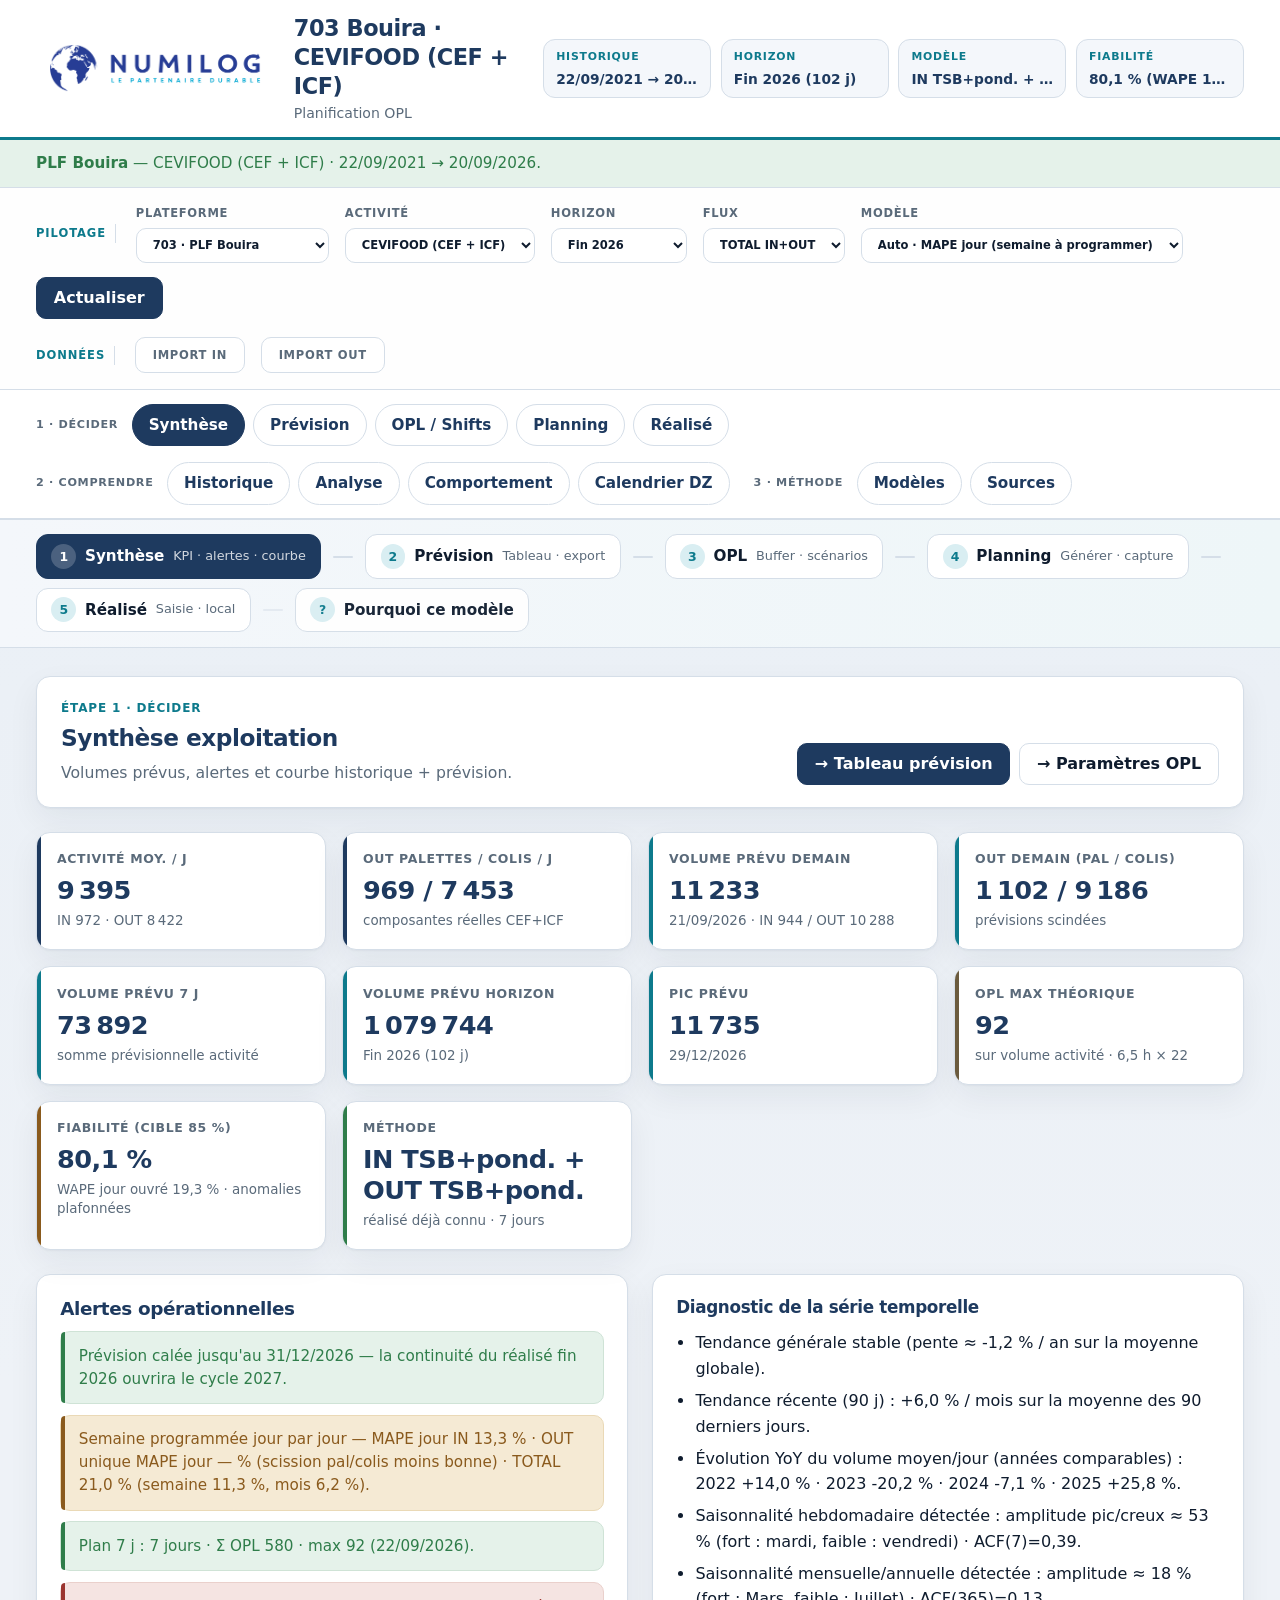
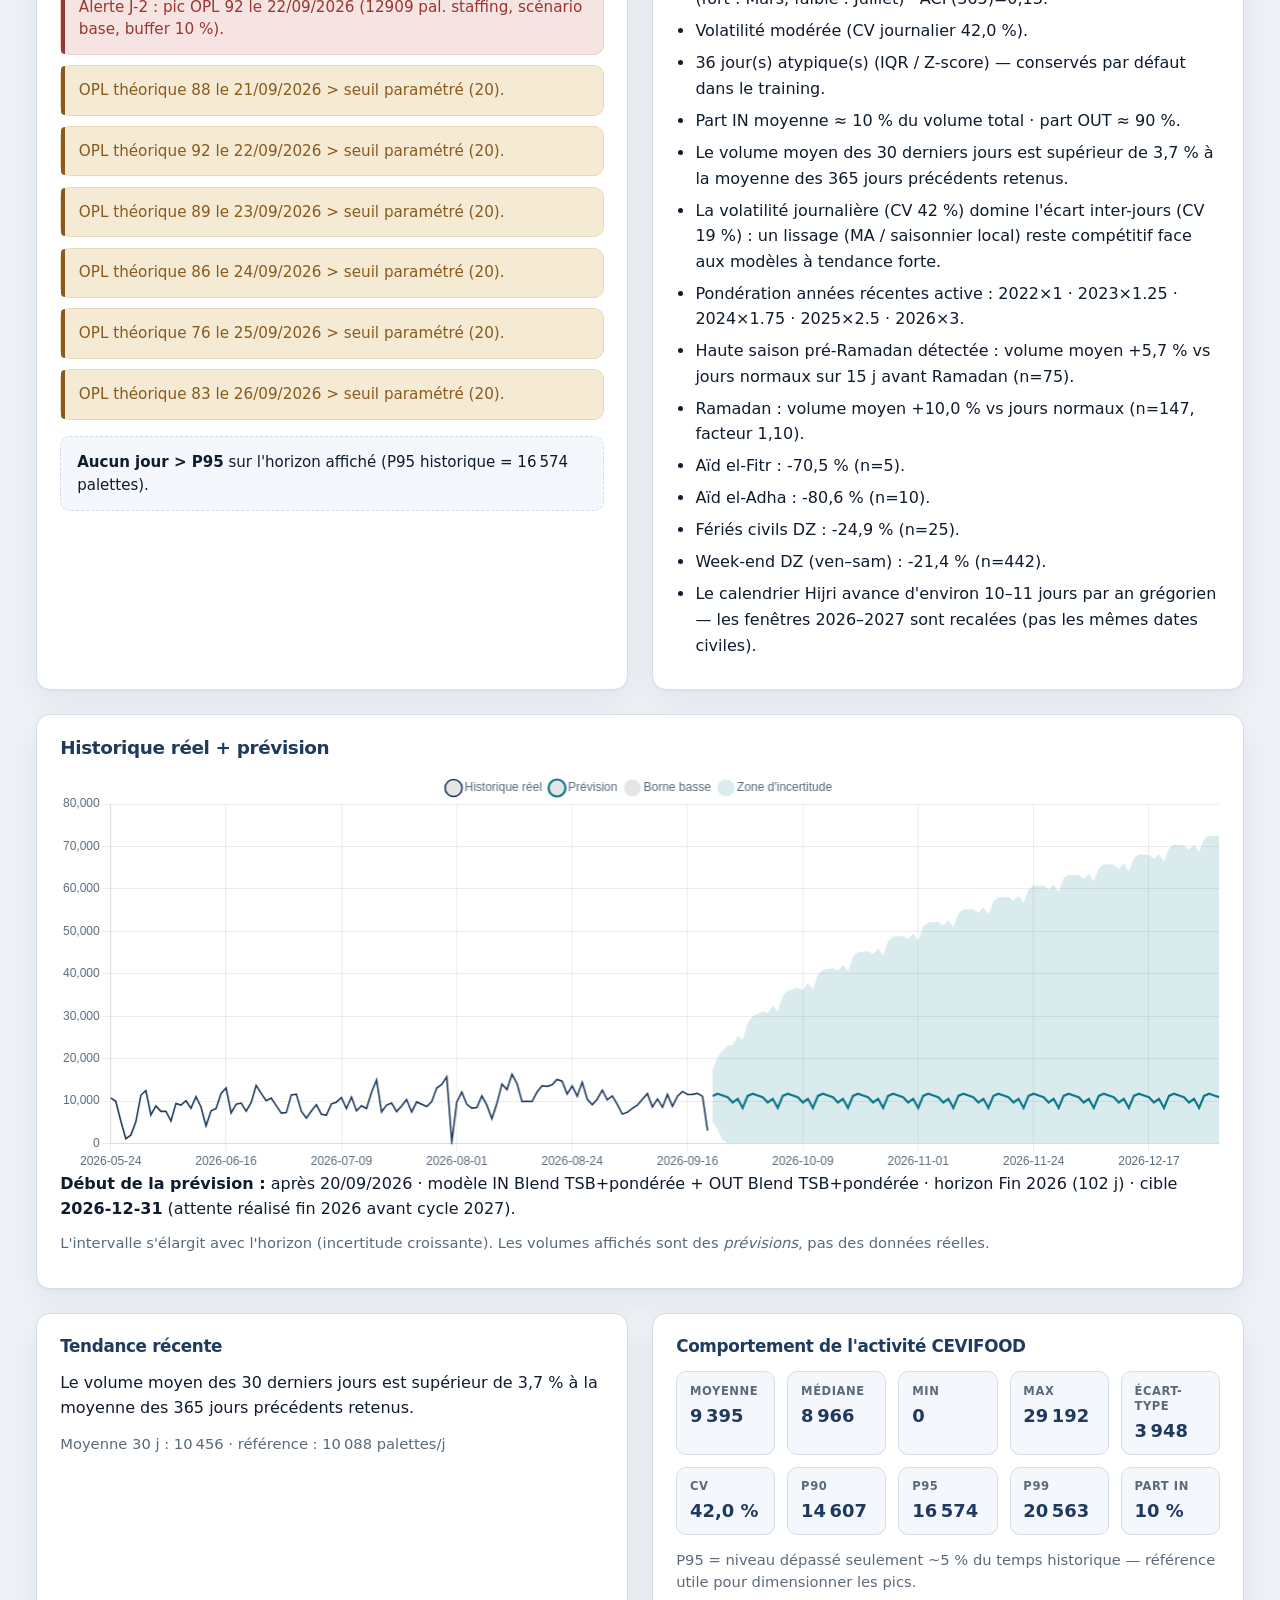
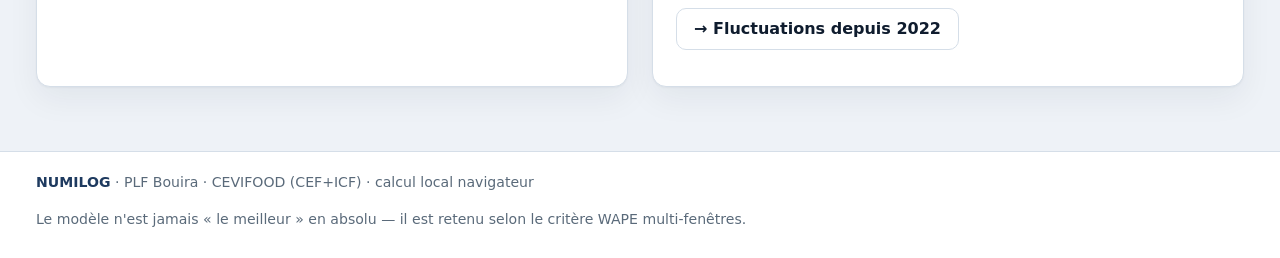
<file: index.html>
<!DOCTYPE html>
<html lang="fr">
  <head>
    <meta charset="UTF-8" />
    <meta name="viewport" content="width=device-width, initial-scale=1.0" />
    <title>NUMILOG — Prévision d'activité & Workforce Planning</title>
    <link rel="icon" href="./favicon.svg" type="image/svg+xml" />
    <script src="./numiplan-engine.js"></script>
    <script type="module" crossorigin src="./assets/index-DSgW2v7U.js"></script>
    <link rel="stylesheet" crossorigin href="./assets/index-CG_epe1i.css">
  </head>
  <body>
    <div id="loading" class="loading" hidden>
      <div class="loading-card">
        <div class="spinner"></div>
        <p>Calcul en cours…</p>
      </div>
    </div>

    <header class="topbar">
      <div class="brand">
        <img class="brand-logo" src="./assets/numilog-logo-CeQFoVTp.png" alt="NUMILOG" />
        <div>
          <h1 id="app-title">Prévision d'activité &amp; Workforce Planning</h1>
          <p class="subtitle" id="app-subtitle">Volumes palettes et dimensionnement OPL</p>
        </div>
      </div>
      <div class="top-meta">
        <div><span>Historique</span><strong id="meta-range">—</strong></div>
        <div><span>Horizon</span><strong id="meta-horizon">—</strong></div>
        <div><span>Modèle</span><strong id="meta-model">—</strong></div>
        <div><span id="meta-err-label">Erreur</span><strong id="meta-wape">—</strong></div>
      </div>
    </header>

    <div id="mode-banner" class="mode-banner" hidden></div>

    <section class="toolbar">
      <div class="toolbar-group">
        <span class="toolbar-label">Pilotage</span>
        <label>Plateforme
          <select id="filter-platform"></select>
        </label>
        <label>Activité
          <select id="filter-activity"></select>
        </label>
        <label>Horizon
          <select id="filter-horizon">
            <option value="7">7 jours</option>
            <option value="14">14 jours</option>
            <option value="30">30 jours</option>
            <option value="60">60 jours</option>
            <option value="90">90 jours</option>
            <option value="eoy2026" selected>Fin 2026</option>
            <option value="eoy2027">Fin 2027</option>
          </select>
        </label>
        <label>Flux
          <select id="filter-flow">
            <option value="total" selected>TOTAL IN+OUT</option>
            <option value="in">IN</option>
            <option value="out">OUT</option>
          </select>
        </label>
        <label>Modèle
          <select id="filter-model"></select>
        </label>
        <button type="button" class="btn primary" id="btn-refresh">Actualiser</button>
      </div>
      <div class="toolbar-group toolbar-data">
        <span class="toolbar-label">Données</span>
        <label class="btn file-btn">Import IN<input type="file" id="file-in" accept=".xlsx,.xls,.csv" hidden /></label>
        <label class="btn file-btn">Import OUT<input type="file" id="file-out" accept=".xlsx,.xls,.csv" hidden /></label>
      </div>
    </section>
    <p id="import-live" class="import-live" hidden></p>

    <div class="chrome-sticky">
    <nav class="nav" id="nav" aria-label="Parcours application">
      <div class="nav-group">
        <span class="nav-group-label">1 · Décider</span>
        <button type="button" data-view="dashboard" class="active">Synthèse</button>
        <button type="button" data-view="prevision">Prévision</button>
        <button type="button" data-view="workforce">OPL / Shifts</button>
        <button type="button" data-view="planning">Planning</button>
        <button type="button" data-view="realise">Réalisé</button>
      </div>
      <div class="nav-group">
        <span class="nav-group-label">2 · Comprendre</span>
        <button type="button" data-view="historique">Historique</button>
        <button type="button" data-view="analyse">Analyse</button>
        <button type="button" data-view="comportement">Comportement</button>
        <button type="button" data-view="calendrier">Calendrier DZ</button>
      </div>
      <div class="nav-group">
        <span class="nav-group-label">3 · Méthode</span>
        <button type="button" data-view="modeles">Modèles</button>
        <button type="button" data-view="donnees">Sources</button>
      </div>
    </nav>

    <div class="journey" id="journey">
      <button type="button" class="journey-step active" data-view="dashboard">
        <span class="n">1</span><span class="t">Synthèse</span><span class="d">KPI · alertes · courbe</span>
      </button>
      <span class="journey-sep" aria-hidden="true"></span>
      <button type="button" class="journey-step" data-view="prevision">
        <span class="n">2</span><span class="t">Prévision</span><span class="d">Tableau · export</span>
      </button>
      <span class="journey-sep" aria-hidden="true"></span>
      <button type="button" class="journey-step" data-view="workforce">
        <span class="n">3</span><span class="t">OPL</span><span class="d">Buffer · scénarios</span>
      </button>
      <span class="journey-sep" aria-hidden="true"></span>
      <button type="button" class="journey-step" data-view="planning">
        <span class="n">4</span><span class="t">Planning</span><span class="d">Générer · capture</span>
      </button>
      <span class="journey-sep" aria-hidden="true"></span>
      <button type="button" class="journey-step" data-view="realise">
        <span class="n">5</span><span class="t">Réalisé</span><span class="d">Saisie · local</span>
      </button>
      <span class="journey-sep muted" aria-hidden="true"></span>
      <button type="button" class="journey-step secondary" data-view="modeles">
        <span class="n">?</span><span class="t">Pourquoi ce modèle</span>
      </button>
    </div>
    </div>

    <main>
      <!-- DASHBOARD -->
      <section class="view active" data-view="dashboard">
        <header class="view-hero">
          <div>
            <p class="view-kicker">Étape 1 · Décider</p>
            <h2>Synthèse exploitation</h2>
            <p class="view-desc">Volumes prévus, alertes et courbe historique + prévision.</p>
          </div>
          <div class="view-jumps">
            <button type="button" class="btn primary" data-jump="prevision">→ Tableau prévision</button>
            <button type="button" class="btn" data-jump="workforce">→ Paramètres OPL</button>
          </div>
        </header>
        <div class="kpis" id="kpi-row"></div>
        <div class="grid-2">
          <article class="card">
            <h2>Alertes opérationnelles</h2>
            <ul id="alerts-list" class="alerts"></ul>
            <div id="vigilance-box" class="vigilance"></div>
          </article>
          <article class="card" id="diagnostic-box"></article>
        </div>
        <article class="card">
          <h2>Historique réel + prévision</h2>
          <div class="chart-box tall"><canvas id="chart-forecast"></canvas></div>
          <div id="forecast-note"></div>
        </article>
        <div class="grid-2">
          <article class="card" id="trend-box"></article>
          <article class="card" id="behavior-box"></article>
        </div>
      </section>

      <!-- HISTORIQUE -->
      <section class="view" data-view="historique">
        <header class="view-hero">
          <div>
            <p class="view-kicker">Étape 2 · Comprendre</p>
            <h2>Historique des volumes</h2>
            <p class="view-desc">Série réelle CEVIFOOD, moyennes mobiles et IN / OUT.</p>
          </div>
          <div class="view-jumps">
            <button type="button" class="btn" data-jump="analyse">→ Analyse saisonnalité</button>
            <button type="button" class="btn" data-jump="comportement">→ Comportement depuis 2022</button>
            <button type="button" class="btn" data-jump="dashboard">← Synthèse</button>
          </div>
        </header>
        <article class="card">
          <h2>Courbe historique (réel)</h2>
          <p class="hint">MA 7 et MA 30 = moyennes mobiles sur l'historique — ce ne sont pas des prévisions.</p>
          <div class="chart-box tall"><canvas id="chart-history"></canvas></div>
        </article>
        <div class="grid-2">
          <article class="card">
            <h2>IN / OUT / TOTAL (180 j)</h2>
            <div class="chart-box"><canvas id="chart-inout"></canvas></div>
          </article>
          <article class="card">
            <h2>Distribution des volumes</h2>
            <div class="chart-box"><canvas id="chart-dist"></canvas></div>
          </article>
        </div>
      </section>

      <!-- ANALYSE -->
      <section class="view" data-view="analyse">
        <header class="view-hero">
          <div>
            <p class="view-kicker">Étape 2 · Comprendre</p>
            <h2>Analyse saisonnalité &amp; anomalies</h2>
            <p class="view-desc">Jours de semaine, mois, heatmap, YoY et anomalies.</p>
          </div>
          <div class="view-jumps">
            <button type="button" class="btn" data-jump="comportement">→ Comportement depuis 2022</button>
            <button type="button" class="btn" data-jump="calendrier">→ Calendrier DZ</button>
            <button type="button" class="btn" data-jump="prevision">→ Prévision</button>
          </div>
        </header>
        <div class="grid-2">
          <article class="card">
            <h2>Par jour de semaine</h2>
            <div class="chart-box"><canvas id="chart-weekday"></canvas></div>
            <div class="table-wrap">
              <table id="table-weekday" class="data">
                <thead><tr><th>Jour</th><th class="num">Moyenne</th><th class="num">Médiane</th><th class="num">P95</th><th class="num">σ</th></tr></thead>
                <tbody></tbody>
              </table>
            </div>
          </article>
          <article class="card">
            <h2>Par mois</h2>
            <div class="chart-box"><canvas id="chart-month"></canvas></div>
            <div class="table-wrap">
              <table id="table-month" class="data">
                <thead><tr><th>Mois</th><th class="num">Moy. / j</th><th class="num">Total</th><th class="num">Médiane</th><th class="num">P95</th></tr></thead>
                <tbody></tbody>
              </table>
            </div>
          </article>
        </div>
        <article class="card">
          <h2>Heatmap — mois × jour de semaine (volume moyen)</h2>
          <div id="heatmap-box"></div>
        </article>
        <article class="card" id="seasonality-box">
          <h2>Signaux de saisonnalité &amp; tendance</h2>
          <div id="seasonality-detail"></div>
        </article>
        <div class="grid-2">
          <article class="card">
            <h2>Évolution année par année</h2>
            <div class="chart-box"><canvas id="chart-years"></canvas></div>
            <p id="years-note" class="hint"></p>
            <div class="table-wrap">
              <table id="table-years" class="data">
                <thead><tr><th>Année</th><th class="num">Total</th><th class="num">Moy. / j</th><th class="num">Jours actifs</th><th class="num">Max</th><th>Période</th></tr></thead>
                <tbody></tbody>
              </table>
            </div>
          </article>
          <article class="card">
            <h2>Anomalies (IQR / Z-score)</h2>
            <p class="hint">Conservées par défaut dans le training. Option d'exclusion dans les paramètres.</p>
            <div class="table-wrap tall">
              <table id="table-anomalies" class="data">
                <thead><tr><th>Date</th><th class="num">Volume</th><th class="num">Écart moy.</th><th>Type</th></tr></thead>
                <tbody></tbody>
              </table>
            </div>
          </article>
        </div>
      </section>

      <!-- COMPORTEMENT CLIENT -->
      <section class="view" data-view="comportement">
        <header class="view-hero">
          <div>
            <p class="view-kicker">Étape 2 · Comprendre</p>
            <h2>Comportement client depuis 2022</h2>
            <p class="view-desc">Fluctuations CEVIFOOD (CEF+ICF, palettes) : années, mois, semaines, volatilité et YoY.</p>
          </div>
          <div class="view-jumps">
            <button type="button" class="btn" data-jump="analyse">← Saisonnalité</button>
            <button type="button" class="btn" data-jump="calendrier">→ Calendrier DZ</button>
          </div>
        </header>
        <div class="kpis" id="behavior-kpis"></div>
        <article class="card" id="behavior-insights"></article>
        <article class="card">
          <h2>Fluctuation hebdomadaire depuis 2022</h2>
          <p class="hint">Moyenne journalière de chaque semaine ISO + tendance 13 semaines. Agrégat CEVIFOOD, pas de détail SKU.</p>
          <div class="chart-box tall"><canvas id="chart-behavior-weekly"></canvas></div>
        </article>
        <article class="card">
          <h2>Moyenne hebdomadaire TOTAL par année</h2>
          <p class="hint">
            Une courbe = une année. Axe X = semaine ISO (S1→S52). Volume = moyenne journalière TOTAL (IN+OUT) de la semaine.
            Comparez la forme et le niveau des fluctuations d'une année sur l'autre.
          </p>
          <div class="chart-box tall"><canvas id="chart-behavior-weekly-by-year"></canvas></div>
          <p class="hint" id="behavior-weekly-by-year-note"></p>
        </article>
        <div class="grid-2">
          <article class="card">
            <h2>Volume moyen / jour par année</h2>
            <p class="hint">Les années marquées * ne couvrent pas 12 mois complets — comparer les moyennes/j, pas les totaux.</p>
            <div class="chart-box"><canvas id="chart-behavior-years"></canvas></div>
          </article>
          <article class="card">
            <h2>Volatilité glissante (CV 30 j)</h2>
            <p class="hint">Coefficient de variation sur 30 jours, échantillonné une fois par semaine. Plus haut = activité plus irrégulière.</p>
            <div class="chart-box"><canvas id="chart-behavior-vol"></canvas></div>
          </article>
        </div>
        <article class="card">
          <h2>Profil mensuel superposé (2022 → aujourd'hui)</h2>
          <p class="hint">Chaque courbe est une année. Un mois manquant (année partielle) n'est pas tracé.</p>
          <div class="chart-box tall"><canvas id="chart-behavior-months"></canvas></div>
        </article>
        <article class="card">
          <h2>Heatmap année × mois (moyenne palettes / jour)</h2>
          <p class="hint">Lecture rapide des creux et pics saisonniers d'une année sur l'autre.</p>
          <div class="heatmap-scroll" id="behavior-heatmap"></div>
        </article>
        <div class="grid-2">
          <article class="card">
            <h2>Écart YoY par mois</h2>
            <p class="hint">Variation % du volume moyen/j vs le même mois de l'année précédente.</p>
            <div class="chart-box"><canvas id="chart-behavior-yoy"></canvas></div>
          </article>
          <article class="card">
            <h2>Profil jour de semaine par année</h2>
            <p class="hint">Lundi → dimanche. Permet de voir si le rythme client a bougé.</p>
            <div class="chart-box"><canvas id="chart-behavior-dow"></canvas></div>
          </article>
        </div>
        <article class="card">
          <h2>IN / OUT mensuels depuis 2022</h2>
          <p class="hint">Moyenne journalière par mois. TOTAL = IN + OUT agrégé CEVIFOOD.</p>
          <div class="chart-box tall"><canvas id="chart-behavior-inout"></canvas></div>
        </article>
        <article class="card">
          <h2>Tableau annuel depuis 2022</h2>
          <div class="table-wrap">
            <table id="table-behavior-years" class="data">
              <thead>
                <tr>
                  <th>Année</th>
                  <th class="num">Jours</th>
                  <th class="num">Moy. / j</th>
                  <th class="num">Médiane</th>
                  <th class="num">P95</th>
                  <th class="num">CV</th>
                  <th class="num">YoY</th>
                  <th class="num">IN moy.</th>
                  <th class="num">OUT moy.</th>
                  <th>Période</th>
                </tr>
              </thead>
              <tbody></tbody>
            </table>
          </div>
        </article>
      </section>

      <!-- PREVISION -->
      <section class="view" data-view="prevision">
        <header class="view-hero">
          <div>
            <p class="view-kicker">Étape 1 · Décider</p>
            <h2>Tableau prévisionnel</h2>
            <p class="view-desc">IN / OUT / Total, calendrier DZ, shifts et OPL. Export CSV / Excel / plan 7 j.</p>
          </div>
          <div class="view-jumps">
            <button type="button" class="btn primary" data-jump="workforce">→ Régler OPL</button>
            <button type="button" class="btn" data-jump="dashboard">← Synthèse</button>
          </div>
        </header>
        <article class="card">
          <div class="card-head">
            <h2>Détail jour par jour</h2>
            <div class="card-actions">
              <input type="search" id="table-search" placeholder="Filtrer date / calendrier / volume…" />
              <button type="button" class="btn" id="btn-export-week">Plan 7 j</button>
              <button type="button" class="btn" id="btn-export-csv">Export CSV</button>
              <button type="button" class="btn" id="btn-export-xlsx">Export Excel</button>
            </div>
          </div>
          <p class="hint">IN / OUT / Total = <strong>prévisions</strong>. OPL = besoin théorique (6,5 h × 22 pal/h).</p>
          <div class="table-wrap tall">
            <table id="table-forecast" class="data">
              <thead>
                <tr>
                  <th>Date</th><th>Jour</th><th>Calendrier</th>
                  <th class="num">IN</th><th class="num">OUT</th><th class="num">Total</th>
                  <th class="num">Shift 1</th><th class="num">OPL 1</th>
                  <th class="num">Shift 2</th><th class="num">OPL 2</th>
                  <th class="num">Shift 3</th><th class="num">OPL 3</th>
                  <th class="num">OPL total</th>
                </tr>
              </thead>
              <tbody></tbody>
            </table>
          </div>
        </article>
        <div class="grid-2">
          <article class="card">
            <h2>Volume prévu par shift</h2>
            <div class="chart-box"><canvas id="chart-shifts-vol"></canvas></div>
          </article>
          <article class="card">
            <h2>OPL théorique par shift</h2>
            <div class="chart-box"><canvas id="chart-shifts-opl"></canvas></div>
          </article>
        </div>
      </section>

      <!-- WORKFORCE -->
      <section class="view" data-view="workforce">
        <header class="view-hero">
          <div>
            <p class="view-kicker">Étape 1 · Décider</p>
            <h2>Dimensionnement OPL</h2>
            <p class="view-desc">Productivité, buffer, mix 3 shifts et scénarios. OPL = besoin théorique.</p>
          </div>
          <div class="view-jumps">
            <button type="button" class="btn" data-jump="prevision">← Tableau prévision</button>
            <button type="button" class="btn primary" data-jump="planning">→ Générer le planning</button>
          </div>
        </header>
        <article class="card">
          <h2>Paramètres de dimensionnement</h2>
          <div id="workforce-note"></div>
          <form id="params-form" class="params-grid">
            <label>Shift 1 (0–1 ou %) <input name="shift1" type="number" step="0.01" min="0" max="100" /></label>
            <label>Shift 2 <input name="shift2" type="number" step="0.01" min="0" max="100" /></label>
            <label>Shift 3 <input name="shift3" type="number" step="0.01" min="0" max="100" /></label>
            <label>Heures productives / OPL / shift <input name="hoursPerOplShift" type="number" step="0.1" min="0.1" /></label>
            <label>Productivité (palettes / OPL / heure) <input name="palettesPerHour" type="number" step="0.1" min="0.1" /></label>
            <label>Capacité calculée (pal / OPL / shift) <input name="productivityPerOpl" type="number" step="0.1" min="1" readonly /></label>
            <label>Seuil alerte OPL <input name="oplAlertThreshold" type="number" step="1" min="1" /></label>
            <label>Buffer OPL (%) <input name="oplBufferPct" type="number" step="1" min="0" max="50" /></label>
            <label>Scénario staffing
              <select name="scenario">
                <option value="basse">Basse (−10 %)</option>
                <option value="base" selected>Base</option>
                <option value="haute">Haute (+10 %)</option>
              </select>
            </label>
            <label class="check"><input name="excludeAnomaliesFromTraining" type="checkbox" checked /> Exclure / plafonner anomalies (recommandé)</label>
          </form>
          <p class="hint">What-if volume (choc sur la prévision, pas sur l'historique) :</p>
          <div class="shock-row" id="shock-row">
            <button type="button" data-shock="0" class="active">0 %</button>
            <button type="button" data-shock="5">+5 %</button>
            <button type="button" data-shock="10">+10 %</button>
            <button type="button" data-shock="15">+15 %</button>
            <button type="button" data-shock="-10">−10 %</button>
          </div>
          <p class="hint persist-hint" id="persist-hint">Paramètres sauvegardés localement — conservés après refresh.</p>
        </article>
      </section>

      <!-- PLANNING NUMIPLAN -->
      <section class="view" data-view="planning">
        <header class="view-hero">
          <div>
            <p class="view-kicker">Étape 1 · Décider</p>
            <h2>Planning mensuel des OPL</h2>
            <p class="view-desc">Besoins OPL de l'activité affichée → affectation Matin / Après-midi / Nuit.</p>
          </div>
          <div class="view-jumps">
            <button type="button" class="btn" data-jump="workforce">← Paramètres OPL</button>
            <button type="button" class="btn" data-jump="prevision">← Prévision</button>
          </div>
        </header>

        <div class="planner">
          <article class="card planner-toolbar">
            <div class="planner-toolbar-row">
              <label>Mois
                <select id="planner-month"></select>
              </label>
              <label>Année
                <select id="planner-year"></select>
              </label>
              <label class="check" title="Désactivé par défaut : uniquement l'effectif réel saisi / importé">
                <input type="checkbox" id="planner-allow-virtual" />
                Compléter avec OPL virtuels
              </label>
              <button type="button" class="btn primary" id="btn-planner-generate">Générer le planning</button>
              <div id="planner-export-group" class="planner-export" hidden>
                <button type="button" class="btn" id="btn-planner-capture">Capture PNG</button>
                <button type="button" class="btn" id="btn-planner-excel">Excel</button>
                <button type="button" class="btn" id="btn-planner-print">Imprimer</button>
              </div>
            </div>
            <p class="hint">Les besoins M / A / N sont les OPL théoriques (shift 1 / 2 / 3). L'effectif et les soldes CA / récup sont conservés localement.</p>
          </article>

          <div class="planner-tabs" id="planner-tabs" role="tablist">
            <button type="button" class="active" data-planner-tab="employees">1. Effectif</button>
            <button type="button" data-planner-tab="shifts">2. Besoins &amp; horaires</button>
            <button type="button" data-planner-tab="results">3. Planning</button>
            <button type="button" data-planner-tab="help">Logique &amp; contraintes</button>
          </div>

          <div class="planner-tab active" data-planner-tab="employees">
            <div class="grid-2 planner-grid">
              <article class="card">
                <h2>Ajouter du personnel</h2>
                <label class="btn file-btn block">Importer Excel (colonne Nom, CA, Récup)
                  <input type="file" id="import-emp" accept=".xlsx,.xls,.csv" hidden />
                </label>
                <div class="params-grid planner-emp-form">
                  <label>Nom complet <input id="emp-name" type="text" placeholder="Ex. Benali A." /></label>
                  <label>Droit CA (j) <input id="emp-ca" type="number" min="0" step="1" placeholder="22" /></label>
                  <label>Droit récup (j) <input id="emp-recup" type="number" min="0" step="1" placeholder="4" /></label>
                </div>
                <div class="actual-actions">
                  <button type="button" class="btn primary" id="btn-emp-add">Ajouter</button>
                  <button type="button" class="btn" id="btn-emp-clear">Tout supprimer</button>
                </div>
              </article>
              <article class="card">
                <h2>Liste du personnel (<span id="emp-count">0</span>)</h2>
                <div class="table-wrap tall">
                  <table class="data">
                    <thead>
                      <tr><th>Nom</th><th class="num">Solde CA</th><th class="num">Solde récup</th><th></th></tr>
                    </thead>
                    <tbody id="emp-list-body"></tbody>
                  </table>
                </div>
              </article>
            </div>
          </div>

          <div class="planner-tab" data-planner-tab="shifts">
            <div class="grid-2 planner-grid">
              <div>
                <article class="card">
                  <h2>Horaires des shifts</h2>
                  <div id="shift-config-container" class="planner-shifts"></div>
                </article>
                <article class="card" id="planner-regime">
                  <h2>Ouverture d'activité</h2>
                  <label class="check"><input type="radio" name="activity-regime" value="5" /> Régime 5/7 (coeff 1,11)</label>
                  <label class="check"><input type="radio" name="activity-regime" value="6" /> Régime 6/7 (coeff 1,26)</label>
                  <label class="check"><input type="radio" name="activity-regime" value="7" checked /> Régime 7/7 (coeff 1,40)</label>
                  <div id="staffing-analysis" class="planner-analysis" hidden>
                    <h3>Analyse du besoin réel</h3>
                    <p>Pic de besoin : <strong id="stat-peak">0</strong></p>
                    <p>Effectif calculé : <strong id="stat-needed">0</strong></p>
                    <p>Effectif saisi : <strong id="stat-current">0</strong></p>
                    <p id="stat-status"></p>
                  </div>
                </article>
              </div>
              <article class="card">
                <h2>Besoins opérationnels (OPL / jour)</h2>
                <div class="actual-actions">
                  <button type="button" class="btn primary" id="btn-needs-opl">Charger les besoins OPL</button>
                  <label class="btn file-btn">Importer Excel besoins
                    <input type="file" id="import-needs" accept=".xlsx,.xls,.csv" hidden />
                  </label>
                </div>
                <p class="hint" id="needs-source-note">Colonnes attendues : Jour, Matin/M, A, Nuit/N — ou opl1 / opl2 / opl3.</p>
                <div id="needs-table-container" hidden>
                  <div class="table-wrap tall">
                    <table class="data">
                      <thead>
                        <tr>
                          <th>Jour</th>
                          <th class="num">Matin</th>
                          <th class="num">A-M</th>
                          <th class="num">Nuit</th>
                          <th class="num">Total</th>
                          <th>Source</th>
                        </tr>
                      </thead>
                      <tbody id="needs-preview-body"></tbody>
                    </table>
                  </div>
                </div>
              </article>
            </div>
          </div>

          <div class="planner-tab" data-planner-tab="results">
            <article class="card planner-board" id="planner-capture">
              <div class="print-only" id="print-header-title">Planning mensuel</div>
              <div class="card-head planner-board-head">
                <div>
                  <p class="view-kicker" id="schedule-kicker">Planning</p>
                  <h2 id="schedule-live-title">Tableau de bord mensuel</h2>
                </div>
                <div class="planner-legend no-capture">
                  <span class="shift shift-M">Matin</span>
                  <span class="shift shift-A">Après-midi</span>
                  <span class="shift shift-N">Nuit</span>
                  <span class="shift shift-R">Repos</span>
                  <span class="shift shift-S">Surplus</span>
                  <span class="shift shift-C">Congé</span>
                  <span class="shift shift-CP">Récup</span>
                </div>
              </div>
              <div class="planner-table-wrap">
                <table class="planner-grid-table">
                  <thead id="schedule-header"></thead>
                  <tbody id="schedule-body"></tbody>
                  <tfoot id="schedule-footer"></tfoot>
                </table>
              </div>
            </article>
          </div>

          <div class="planner-tab" data-planner-tab="help">
            <article class="card">
              <h2>Logique du planning (pas un ordre R1→R12)</h2>
              <p class="hint">Le moteur <strong>couvre d'abord l'activité</strong>, en respectant les contraintes sociales dures. Les congés / récup ne s'appliquent que sur le <em>surplus</em>.</p>
              <h3>1 · Objectif</h3>
              <ul class="pattern-list">
                <li><strong>Couvrir l'activité</strong> — besoins Matin / Après-midi / Nuit (M / A / N) importés ou issus de l'OPL.</li>
              </ul>
              <h3>2 · Contraintes sociales dures (toujours)</h3>
              <ul class="pattern-list">
                <li><strong>Repos après nuit</strong> — 2 jours de repos obligatoires après un service de nuit.</li>
                <li><strong>Reprise après repos</strong> — redémarrage en Matin (puis Après-midi si besoin) ; pas de nuit juste après un repos post-nuit.</li>
                <li><strong>Régime 40 h</strong> — 5 jours travaillés max et 2 repos par semaine.</li>
                <li><strong>Effectif réel</strong> — pas d'OPL virtuels sauf case « Compléter avec OPL virtuels » cochée.</li>
              </ul>
              <h3>3 · Sur surplus seulement (activité déjà couverte)</h3>
              <ul class="pattern-list">
                <li><strong>Congés (C)</strong> — si surplus vs pic×régime ; priorité aux plus gros soldes ; éviter 2 semaines de suite.</li>
                <li><strong>Récup (CP)</strong> — si surplus et solde disponible.</li>
                <li><strong>Sinon repos (R)</strong> — défaut des jours non travaillés ; viser 2 repos / semaine.</li>
                <li><strong>Surplus sans solde (S)</strong> — l'employé reste sur son shift si les repos de la semaine sont déjà couverts.</li>
              </ul>
              <h3>4 · Préférences (si l'activité le permet)</h3>
              <ul class="pattern-list">
                <li><strong>Cycle circadien</strong> — Matin → Après-midi → Nuit.</li>
                <li><strong>Bloc 3 jours</strong> — stabiliser un même shift sur 3 jours consécutifs quand c'est possible.</li>
              </ul>
              <p class="hint"><strong>Priorité</strong> : s'il manque du monde pour l'activité, aucun congé / récup n'est posé (rappel possible le jour même).</p>
            </article>
          </div>
        </div>
      </section>

      <!-- REALISE -->
      <section class="view" data-view="realise">
        <header class="view-hero">
          <div>
            <p class="view-kicker">Étape 1 · Décider</p>
            <h2>Suivi prévision vs réalisé</h2>
            <p class="view-desc">Saisie du volume réel du jour. Conservé localement après refresh.</p>
          </div>
          <div class="view-jumps">
            <button type="button" class="btn" data-jump="dashboard">← Synthèse</button>
            <button type="button" class="btn" data-jump="workforce">→ OPL</button>
            <button type="button" class="btn" data-jump="planning">→ Planning</button>
          </div>
        </header>
        <article class="card">
          <h2>Saisir un réalisé</h2>
          <form id="actual-form" class="params-grid actual-form">
            <label>Date <input name="date" type="date" required /></label>
            <label>Total palettes <input name="totalPal" type="number" step="1" min="0" required /></label>
            <label>IN (optionnel) <input name="inPal" type="number" step="1" min="0" /></label>
            <label>OUT (optionnel) <input name="outPal" type="number" step="1" min="0" /></label>
            <label class="span-2">Note <input name="note" type="text" maxlength="120" placeholder="Ex. pic client / fermeture partielle…" /></label>
            <div class="actual-actions span-2">
              <button type="submit" class="btn primary">Enregistrer</button>
              <button type="button" class="btn" id="btn-actual-delete">Supprimer la date</button>
              <button type="button" class="btn" id="btn-clear-persist">Effacer toutes les saisies locales</button>
            </div>
          </form>
          <p class="hint" id="actual-save-status">Les réalisés sont stockés dans localStorage de ce navigateur.</p>
        </article>
        <div class="kpis" id="actual-kpis"></div>
        <article class="card">
          <div class="card-head">
            <h2>Comparaison prévision (verrouillée) vs réalisé</h2>
            <div class="card-actions">
              <input type="search" id="actual-search" placeholder="Filtrer date…" />
            </div>
          </div>
          <p class="hint">La prévision du jour est figée dès la première saisie. Les jours de volume très faible (inventaire / grève) sont écartés de l'analyse de motifs.</p>
          <div id="actual-pattern-box" class="pattern-box"></div>
          <div class="table-wrap tall">
            <table id="table-actuals" class="data">
              <thead>
                <tr>
                  <th>Date</th>
                  <th class="num">Prévision</th>
                  <th class="num">Réalisé</th>
                  <th class="num">Écart</th>
                  <th class="num">Erreur %</th>
                  <th class="num">Fiabilité %</th>
                  <th>Note</th>
                  <th></th>
                </tr>
              </thead>
              <tbody></tbody>
            </table>
          </div>
        </article>
      </section>

      <!-- MODELES -->
      <section class="view" data-view="modeles">
        <header class="view-hero">
          <div>
            <p class="view-kicker">Étape 3 · Méthode</p>
            <h2>Performance des modèles</h2>
            <p class="view-desc">Chaque lundi de 2026, les 7 jours sont prévus avec le réalisé déjà connu. C'est le plan d'effectif, jour par jour. Critère = MAPE jour.</p>
          </div>
          <div class="view-jumps">
            <button type="button" class="btn" data-jump="calendrier">→ Calendrier DZ</button>
            <button type="button" class="btn" data-jump="dashboard">← Synthèse</button>
          </div>
        </header>
        <div id="selection-box"></div>
        <article class="card">
          <h2>Trois règles pour le jour de la semaine à programmer</h2>
          <div class="chart-box"><canvas id="chart-models"></canvas></div>
          <div class="table-wrap">
            <table id="table-models" class="data">
              <thead>
                <tr><th>Rang</th><th>Méthode</th><th class="num">MAPE jour</th><th class="num">MAPE semaine</th><th class="num">MAPE mois</th><th class="num">WAPE jour</th><th>Paramètres</th></tr>
              </thead>
              <tbody></tbody>
            </table>
          </div>
        </article>
        <article class="card">
          <h2>Fenêtres de backtesting</h2>
          <div class="table-wrap">
            <table id="table-windows" class="data">
              <thead>
                <tr><th>Fenêtre</th><th>Type</th><th class="num">Amorce</th><th class="num">Jours test</th><th class="num">MAPE mois</th><th class="num">MAPE jour</th><th class="num">MAE jour</th></tr>
              </thead>
              <tbody></tbody>
            </table>
          </div>
        </article>
        <article class="card">
          <h2>Fenêtre backtesting — réel vs prévision (jour par jour)</h2>
          <p class="hint" id="bt-detail-note">
            Fiabilité % = 100 × (1 − |réel − prévision| / max(réel, 1)). Ratio % = réel / prévision × 100.
          </p>
          <div id="bt-reliability-kpis" class="stat-grid compact"></div>
          <div id="bt-pattern-box" class="pattern-box"></div>
          <div class="chart-box tall"><canvas id="chart-bt-detail"></canvas></div>
          <div class="table-wrap tall">
            <table id="table-bt-days" class="data">
              <thead>
                <tr>
                  <th>Date</th>
                  <th class="num">Réel</th>
                  <th class="num">Prévision</th>
                  <th class="num">Écart</th>
                  <th class="num">Erreur %</th>
                  <th class="num">Réel/Prév. %</th>
                  <th class="num">Fiabilité %</th>
                  <th>Filtre</th>
                </tr>
              </thead>
              <tbody></tbody>
            </table>
          </div>
        </article>
      </section>

      <!-- CALENDRIER DZ -->
      <section class="view" data-view="calendrier">
        <header class="view-hero">
          <div>
            <p class="view-kicker">Étape 2 · Comprendre</p>
            <h2>Calendrier Algérie</h2>
            <p class="view-desc">Ramadan, Aïd, fériés, pré-Ramadan — facteurs appris (années récentes pondérées).</p>
          </div>
          <div class="view-jumps">
            <button type="button" class="btn" data-jump="modeles">→ Modèles</button>
            <button type="button" class="btn" data-jump="comportement">← Comportement</button>
          </div>
        </header>
        <article class="card" id="calendar-summary"></article>
        <article class="card">
          <h2>Comportement client année par année (dont 2026 test)</h2>
          <p class="hint">Écart % = moyenne de la période vs jours ouvrés « normaux » de la même année. Hijri décalé chaque année.</p>
          <div id="calendar-year-insights" class="hint"></div>
          <div class="table-wrap">
            <table id="table-cal-years" class="data">
              <thead>
                <tr>
                  <th>Année</th>
                  <th>Début Ramadan</th>
                  <th class="num">Normal</th>
                  <th class="num">Pré-Ram. %</th>
                  <th class="num">Ramadan %</th>
                  <th class="num">Aïd Fitr %</th>
                  <th class="num">Aïd Adha %</th>
                  <th class="num">Fériés %</th>
                </tr>
              </thead>
              <tbody></tbody>
            </table>
          </div>
        </article>
        <div class="grid-2">
          <article class="card">
            <h2>Facteurs calendrier appris (vs jour normal)</h2>
            <div class="table-wrap">
              <table id="table-cal-factors" class="data">
                <thead>
                  <tr><th>Type de jour</th><th class="num">n</th><th class="num">Moy. pal.</th><th class="num">Écart %</th><th class="num">Facteur</th></tr>
                </thead>
                <tbody></tbody>
              </table>
            </div>
            <p class="hint">Facteur &lt; 1 = volume plus bas ; &gt; 1 = plus haut. Hijri ≈ −10/11 j par an.</p>
          </article>
          <article class="card">
            <h2>Agenda Ramadan / Aïd / fériés (→ 2027)</h2>
            <div class="table-wrap tall">
              <table id="table-cal-agenda" class="data">
                <thead><tr><th>Début</th><th>Fin</th><th>Événement</th></tr></thead>
                <tbody></tbody>
              </table>
            </div>
          </article>
        </div>
      </section>

      <!-- DONNEES -->
      <section class="view" data-view="donnees">
        <header class="view-hero">
          <div>
            <p class="view-kicker">Étape 3 · Méthode</p>
            <h2>Sources &amp; légende</h2>
            <p class="view-desc">Imports Excel, série 703, légende réel / prévision / paramètre.</p>
          </div>
          <div class="view-jumps">
            <button type="button" class="btn primary" data-jump="dashboard">→ Retour synthèse</button>
          </div>
        </header>
        <article class="card">
          <h2>Statut des données</h2>
          <div id="data-status"></div>
        </article>
        <article class="card">
          <h2>Suivi prévision vs réalisé</h2>
          <p class="hint">Saisie directe dans l'onglet <strong>Réalisé</strong> · sauvegarde <code>localStorage</code> · conserve au refresh. Aucune donnée n'est envoyée à un serveur.</p>
          <p id="persist-summary" class="hint"></p>
          <button type="button" class="btn" data-jump="realise">→ Ouvrir la saisie réalisé</button>
        </article>
        <article class="card">
          <h2>Légende métier</h2>
          <ul class="legend">
            <li><strong>Donnée réelle</strong> — volume palette issu des Excel IN/OUT (CEF+ICF).</li>
            <li><strong>Prévision</strong> — sortie du modèle retenu après backtesting.</li>
            <li><strong>Paramètre métier</strong> — productivité OPL et mix de shifts saisis par l'utilisateur.</li>
            <li><strong>Besoin OPL</strong> — estimation théorique, pas un effectif disponible.</li>
          </ul>
        </article>
      </section>
    </main>

    <div id="planner-toast" class="planner-toast" role="status">
      <span id="planner-toast-msg"></span>
    </div>

    <footer>
      <span><strong>NUMILOG</strong> · prévision volumes &amp; OPL · calcul local navigateur</span>
      <span>Le modèle n'est jamais « le meilleur » en absolu — il est retenu selon le critère WAPE multi-fenêtres.</span>
    </footer>

  </body>
</html>
</file>
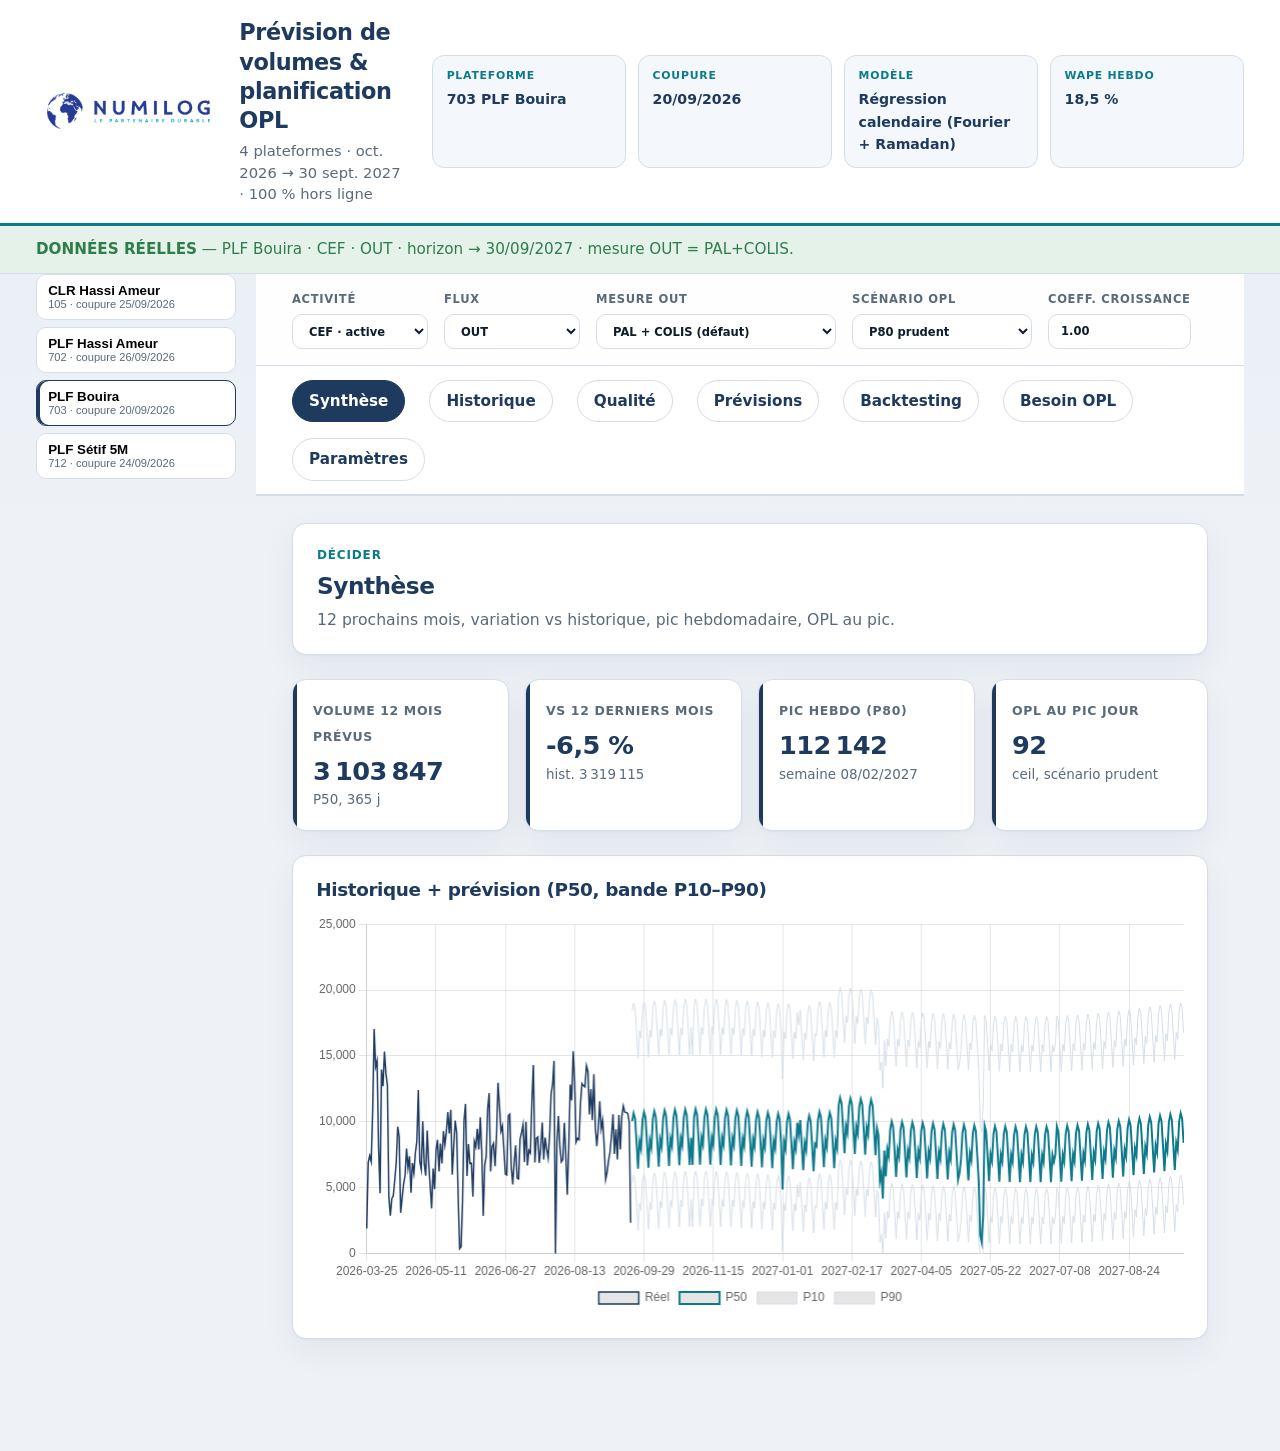
<file: opl/index.html>
<!DOCTYPE html>
<html lang="fr">
  <head>
    <meta charset="UTF-8" />
    <meta name="viewport" content="width=device-width, initial-scale=1.0" />
    <title>Numilog — Prévision volumes &amp; OPL</title>
    <link rel="stylesheet" href="css/style.css" />
    <style>
      .plf-rail { display:flex; flex-direction:column; gap:.4rem; min-width:11.5rem; }
      .plf-btn { text-align:left; border:1px solid var(--line); background:#fff; border-radius:10px; padding:.55rem .7rem; cursor:pointer; }
      .plf-btn.active { border-color:var(--accent, var(--navy)); box-shadow:inset 3px 0 0 var(--accent, var(--navy)); }
      .plf-btn small { display:block; color:var(--muted); }
      .layout-opl { display:grid; grid-template-columns: 12.5rem 1fr; gap:1.25rem; padding: 0 var(--pad-x) 3rem; }
      .badge { display:inline-block; font-size:.75rem; padding:.1rem .45rem; border-radius:999px; background:var(--surface-2); }
      .badge.active { background:var(--ok-bg); color:var(--ok); }
      .badge.recente { background:var(--watch-bg); color:var(--watch); }
      .badge.arretee { background:var(--risk-bg); color:var(--risk); }
      .toolbar-opl { display:flex; flex-wrap:wrap; gap:.75rem 1rem; align-items:end; }
      .muted-note { color:var(--muted); font-size:.9rem; }
      @media (max-width: 900px) { .layout-opl { grid-template-columns: 1fr; } }
    </style>
  </head>
  <body>
    <header class="topbar">
      <div class="brand">
        <img class="brand-logo" src="numilog-logo.png" alt="NUMILOG" />
        <div>
          <h1>Prévision de volumes &amp; planification OPL</h1>
          <p class="subtitle">4 plateformes · oct. 2026 → 30 sept. 2027 · 100 % hors ligne</p>
        </div>
      </div>
      <div class="top-meta">
        <div><span>Plateforme</span><strong id="meta-plf">—</strong></div>
        <div><span>Coupure</span><strong id="meta-cutoff">—</strong></div>
        <div><span>Modèle</span><strong id="meta-model">—</strong></div>
        <div><span>WAPE hebdo</span><strong id="meta-wape">—</strong></div>
      </div>
    </header>

    <div id="mode-banner" class="mode-banner real">Lancez <code>run.bat</code> si les données n’apparaissent pas (génération de data.js).</div>

    <div class="layout-opl">
      <aside class="plf-rail" id="plf-rail"></aside>
      <div>
        <section class="toolbar">
          <div class="toolbar-opl">
            <label>Activité
              <select id="filter-act"></select>
            </label>
            <label>Flux
              <select id="filter-flow">
                <option value="OUT">OUT</option>
                <option value="IN">IN</option>
              </select>
            </label>
            <label>Mesure OUT
              <select id="filter-measure">
                <option value="pal_colis">PAL + COLIS (défaut)</option>
                <option value="pal" disabled>PAL seul (relancer pipeline)</option>
                <option value="colis" disabled>COLIS seul (relancer pipeline)</option>
              </select>
            </label>
            <label>Scénario OPL
              <select id="filter-scenario">
                <option value="p50">P50 central</option>
                <option value="p80" selected>P80 prudent</option>
                <option value="growth">Croissance manuelle</option>
              </select>
            </label>
            <label>Coeff. croissance
              <input id="growth" type="number" step="0.05" value="1.00" min="0.5" max="2" />
            </label>
          </div>
        </section>

        <nav class="nav" id="nav">
          <button type="button" data-view="synthese" class="active">Synthèse</button>
          <button type="button" data-view="historique">Historique</button>
          <button type="button" data-view="qualite">Qualité</button>
          <button type="button" data-view="previsions">Prévisions</button>
          <button type="button" data-view="backtest">Backtesting</button>
          <button type="button" data-view="opl">Besoin OPL</button>
          <button type="button" data-view="params">Paramètres</button>
        </nav>

        <main>
          <section class="view active" data-view="synthese">
            <header class="view-hero">
              <div>
                <p class="view-kicker">Décider</p>
                <h2>Synthèse</h2>
                <p class="view-desc">12 prochains mois, variation vs historique, pic hebdomadaire, OPL au pic.</p>
              </div>
            </header>
            <div class="kpis" id="kpi-row"></div>
            <article class="card">
              <h2>Historique + prévision (P50, bande P10–P90)</h2>
              <div class="chart-box tall"><canvas id="chart-main"></canvas></div>
            </article>
          </section>

          <section class="view" data-view="historique">
            <header class="view-hero"><div><h2>Historique</h2><p class="view-desc">Série journalière réelle, jours fermés = 0.</p></div></header>
            <article class="card">
              <div class="chart-box tall"><canvas id="chart-hist"></canvas></div>
            </article>
            <article class="card">
              <h2>Profil d’ouverture (jour de semaine)</h2>
              <div id="open-profile"></div>
            </article>
          </section>

          <section class="view" data-view="qualite">
            <header class="view-hero"><div><h2>Qualité des données</h2><p class="view-desc">Anomalies : Garder conserve la valeur brute, Corriger applique le plafond.</p></div></header>
            <article class="card">
              <h2>Activités</h2>
              <div class="table-wrap"><table class="data" id="table-acts"><thead><tr><th>PLF</th><th>ACT</th><th>Statut</th><th>Premier</th><th>Dernier</th><th class="num">Jours actifs</th></tr></thead><tbody></tbody></table></div>
            </article>
            <article class="card">
              <h2>Journal d’anomalies</h2>
              <p class="muted-note" id="anom-count"></p>
              <div class="table-wrap tall"><table class="data" id="table-anom"><thead><tr><th>Date</th><th>PLF</th><th>ACT</th><th>Flux</th><th class="num">Brut</th><th class="num">Corrigé</th><th>Règle</th><th></th></tr></thead><tbody></tbody></table></div>
            </article>
            <article class="card">
              <h2>Activités ignorées</h2>
              <div id="ignored-box"></div>
            </article>
          </section>

          <section class="view" data-view="previsions">
            <header class="view-hero"><div><h2>Prévisions</h2><p class="view-desc">Jusqu’au 30/09/2027. Export CSV du tableau hebdomadaire.</p></div>
              <button type="button" class="btn primary" id="btn-export">Exporter CSV</button>
            </header>
            <article class="card">
              <div class="chart-box tall"><canvas id="chart-fc"></canvas></div>
            </article>
            <article class="card">
              <div class="table-wrap tall"><table class="data" id="table-week"><thead><tr><th>Semaine</th><th class="num">P50</th><th class="num">P80</th><th class="num">Pic jour</th></tr></thead><tbody></tbody></table></div>
            </article>
          </section>

          <section class="view" data-view="backtest">
            <header class="view-hero"><div><h2>Backtesting</h2><p class="view-desc">Rolling-origin, métriques au niveau <strong>hebdomadaire</strong> (échelle d’effectif). WAPE = critère.</p></div></header>
            <article class="card" id="bt-rank"></article>
            <article class="card">
              <h2>Origines de validation</h2>
              <div id="bt-origins"></div>
            </article>
          </section>

          <section class="view" data-view="opl">
            <header class="view-hero"><div><h2>Besoin en OPL</h2><p class="view-desc">Calcul navigateur : volume / (prod × heures × postes) / (1 − absenteïsme). Pic de la semaine = dimensionnement.</p></div></header>
            <article class="card">
              <h2>Productivité (plateforme × activité × flux)</h2>
              <div class="toolbar-opl">
                <label>Unités / OPL / h <input id="prod" type="number" value="22" min="1" /></label>
                <label>Heures / poste <input id="hours" type="number" value="6.5" step="0.5" /></label>
                <label>Postes / jour <input id="shifts" type="number" value="1" min="1" max="3" /></label>
                <label>Absenteïsme % <input id="abs" type="number" value="10" min="0" max="50" /></label>
                <label>Effectif actuel (optionnel) <input id="staff-now" type="number" value="" placeholder="—" /></label>
                <button type="button" class="btn" id="btn-prod-export">Export JSON</button>
                <label class="btn file-btn">Import JSON<input id="prod-import" type="file" accept=".json" hidden /></label>
              </div>
            </article>
            <div class="kpis" id="opl-kpis"></div>
            <article class="card">
              <h2>Besoin hebdomadaire (activité vs mutualisé plateforme)</h2>
              <div class="chart-box"><canvas id="chart-opl"></canvas></div>
            </article>
            <article class="card">
              <div class="table-wrap tall"><table class="data" id="table-opl"><thead><tr><th>Semaine</th><th class="num">Vol. P80</th><th class="num">Pic jour</th><th class="num">OPL activité</th><th class="num">OPL mutualisé*</th><th class="num">Écart effectif</th></tr></thead><tbody></tbody></table></div>
              <p class="muted-note">* Mutualisé = somme des charges de toutes les activités de la plateforme, arrondie une fois.</p>
            </article>
          </section>

          <section class="view" data-view="params">
            <header class="view-hero"><div><h2>Paramètres</h2></div></header>
            <article class="card">
              <p>Mesure OUT par défaut du pipeline : <strong>PAL + COLIS</strong>. Sur 703 CEF, les colis dominent le total (&gt; 90 %). Les productivités doivent être dans la même unité que la mesure.</p>
              <p>Dates de coupure : détectées automatiquement (derniers jours incomplets retirés). Pour les changer, relancez le pipeline après avoir tronqué les Excel.</p>
              <p>Plateforme 105 CLR HA : activable ici (désactiver masque la barre latérale).</p>
              <label><input type="checkbox" id="enable-105" checked /> Inclure 105 CLR HA</label>
            </article>
          </section>
        </main>
      </div>
    </div>

    <script src="vendor/chart.umd.min.js"></script>
    <script src="vendor/xlsx.full.min.js"></script>
    <script src="data.js"></script>
    <script src="js/ui.js"></script>
  </body>
</html>
</file>
<file: assets/index-CG_epe1i.css>
:root{--paper: #eef2f7;--surface: #ffffff;--surface-2: #f4f7fb;--ink: #0f1c2e;--muted: #5a6a7a;--line: #d5dee8;--navy: #1e3a5f;--navy-2: #152a45;--teal: #0d7a8c;--teal-soft: #d9eef2;--amber: #b86a1c;--amber-bg: #f7ecd9;--ok: #2f7d4a;--ok-bg: #e5f2ea;--watch: #8a5a1d;--watch-bg: #f5ead4;--risk: #9b3530;--risk-bg: #f5e4e2;--pred: #0d7a8c;--param: #6b5b3e;--shadow: 0 1px 2px rgba(15, 28, 46, .04), 0 12px 32px rgba(15, 28, 46, .06);--radius: 14px;--sans: "Segoe UI", system-ui, sans-serif;--serif: Georgia, "Times New Roman", serif;--pad-x: clamp(1.25rem, 3vw, 2.25rem);--gap: 1.5rem}*{box-sizing:border-box}html,body{margin:0;padding:0;min-height:100%;scroll-padding-top:5.25rem;background:radial-gradient(900px 420px at 0% -5%,rgba(13,122,140,.09),transparent 50%),radial-gradient(700px 360px at 100% 0%,rgba(30,58,95,.08),transparent 45%),linear-gradient(180deg,#e8eef5 0%,var(--paper) 40%);color:var(--ink);font-family:var(--sans);font-size:16px;line-height:1.6;-webkit-font-smoothing:antialiased}h1,h2,h3{margin:0;font-weight:600;letter-spacing:-.02em;color:var(--navy);line-height:1.3}h1{font-size:clamp(1.15rem,1.8vw,1.4rem);font-weight:700}h2{font-size:1.15rem;margin-bottom:.35rem}h3{font-size:1.05rem;margin-bottom:.75rem}p{margin:0 0 .75rem}.topbar{display:flex;justify-content:space-between;gap:1.75rem;align-items:center;padding:.85rem var(--pad-x);background:#fff;border-bottom:3px solid var(--teal)}.brand{display:flex;gap:1.25rem;align-items:center;min-width:0;flex:1 1 auto}.brand-logo{height:72px;width:auto;max-width:240px;object-fit:contain;flex-shrink:0}.subtitle{margin:.2rem 0 0;color:var(--muted);font-size:.88rem;line-height:1.35;max-width:28rem}.top-meta{display:grid;grid-template-columns:repeat(4,minmax(7.5rem,10.5rem));gap:.6rem;font-size:.86rem;flex-shrink:0}.top-meta>div{background:var(--surface-2);border:1px solid var(--line);border-radius:12px;padding:.55rem .75rem;min-width:0}.top-meta span{display:block;color:var(--teal);text-transform:uppercase;letter-spacing:.07em;font-size:.68rem;font-weight:600;margin-bottom:.25rem}.top-meta strong{display:block;color:var(--navy);font-weight:650;line-height:1.35;overflow:hidden;text-overflow:ellipsis;white-space:nowrap}.mode-banner{padding:.75rem var(--pad-x);font-size:.95rem;line-height:1.5;border-bottom:1px solid var(--line)}.mode-banner.real{background:var(--ok-bg);color:var(--ok)}.mode-banner.demo{background:var(--amber-bg);color:var(--watch)}.mode-banner[hidden]{display:none!important}.toolbar{display:flex;flex-wrap:wrap;gap:1.15rem 1.75rem;align-items:end;justify-content:space-between;padding:1rem var(--pad-x);background:#fffffff2;border-bottom:1px solid var(--line)}.toolbar-group{display:flex;flex-wrap:wrap;gap:.85rem 1rem;align-items:end}.toolbar-label{align-self:center;font-size:.72rem;font-weight:700;letter-spacing:.08em;text-transform:uppercase;color:var(--teal);padding-right:.55rem;border-right:1px solid var(--line);margin-right:.25rem}.toolbar label{display:grid;gap:.35rem;font-size:.72rem;color:var(--muted);text-transform:uppercase;letter-spacing:.06em;font-weight:600}select,input[type=number],input[type=search],input[type=date],input[type=text]{font:inherit;color:var(--ink);border:1px solid var(--line);border-radius:10px;padding:.55rem .75rem;background:#fff;min-width:8.5rem;line-height:1.4}select:focus,input:focus{outline:none;border-color:var(--teal);box-shadow:0 0 0 3px #0d7a8c26}.btn{border:1px solid var(--line);background:#fff;color:var(--ink);border-radius:10px;padding:.58rem 1.05rem;font:inherit;font-weight:600;cursor:pointer;transition:background .15s,border-color .15s,transform .12s;line-height:1.35}a.btn{display:inline-flex;align-items:center;text-decoration:none}.btn:hover{background:var(--surface-2)}.btn.primary{background:var(--navy);color:#fff;border-color:var(--navy)}.btn.primary:hover{background:var(--navy-2)}.file-btn{display:inline-flex;align-items:center;position:relative}.file-btn input[type=file]{position:absolute;width:1px;height:1px;opacity:0;overflow:hidden;clip:rect(0,0,0,0)}.view[data-view=realise] .card{position:relative;z-index:1}nav.nav{position:sticky;top:0;z-index:40;display:flex;flex-wrap:wrap;gap:1rem 1.5rem;padding:.85rem var(--pad-x);background:#fff;border-bottom:1px solid var(--line);box-shadow:0 1px 0 var(--line)}.chrome-sticky{background:#fff}.import-live{margin:0;padding:.65rem var(--pad-x) .8rem;font-size:.88rem;line-height:1.5;color:var(--muted);background:#ffffffbf;border-bottom:1px solid var(--line)}.nav-group{display:flex;flex-wrap:wrap;gap:.5rem;align-items:center}.nav-group-label{font-size:.7rem;font-weight:700;letter-spacing:.06em;text-transform:uppercase;color:var(--muted);margin-right:.35rem}.nav button{border:1px solid var(--line);background:#fff;color:var(--navy);border-radius:999px;padding:.5rem 1rem;font:inherit;font-size:.95rem;font-weight:650;cursor:pointer;transition:background .15s,color .15s,transform .12s}.nav button:hover{transform:translateY(-1px);background:var(--surface-2)}.nav button.active{background:var(--navy);color:#fff;border-color:var(--navy)}.journey{display:flex;flex-wrap:wrap;align-items:center;gap:.55rem .75rem;padding:.95rem var(--pad-x);background:linear-gradient(90deg,#f4f7fb,#eef6f8);border-bottom:1px solid var(--line)}.journey-step{display:flex;align-items:center;gap:.55rem;border:1px solid var(--line);background:#fff;border-radius:12px;padding:.55rem .9rem;cursor:pointer;font:inherit;color:var(--ink);transition:border-color .15s,box-shadow .15s}.journey-step:hover{border-color:var(--teal);box-shadow:0 4px 14px #0d7a8c1f}.journey-step.active{border-color:var(--navy);background:var(--navy);color:#fff}.journey-step.secondary{opacity:.95}.journey-step .n{display:grid;place-items:center;width:1.55rem;height:1.55rem;border-radius:50%;background:var(--teal-soft);color:var(--teal);font-size:.78rem;font-weight:700;flex-shrink:0}.journey-step.active .n{background:#fff3;color:#fff}.journey-step .t{font-weight:700;font-size:.95rem}.journey-step .d{display:none;font-size:.8rem;color:var(--muted)}.journey-step.active .d{color:#fffc}@media(min-width:960px){.journey-step .d{display:inline}}.journey-sep{width:1.25rem;height:2px;background:var(--line);border-radius:2px}.journey-sep.muted{opacity:.5}.view-hero{grid-column:1 / -1;display:flex;flex-wrap:wrap;justify-content:space-between;gap:1.15rem;align-items:flex-end;padding:1.35rem 1.5rem;background:#fff;border:1px solid var(--line);border-radius:var(--radius);box-shadow:var(--shadow)}.view-kicker{margin:0 0 .35rem;font-size:.75rem;font-weight:700;letter-spacing:.07em;text-transform:uppercase;color:var(--teal)}.view-hero h2{margin:0;font-size:clamp(1.25rem,2vw,1.45rem)}.view-desc{margin:.45rem 0 0;color:var(--muted);font-size:.98rem;line-height:1.55;max-width:42rem}.view-jumps{display:flex;flex-wrap:wrap;gap:.55rem}main{padding:1.75rem var(--pad-x) 4rem;max-width:1320px;margin:0 auto}.view{display:none;gap:var(--gap);animation:rise .28s ease}.view.active{display:grid}.grid-2{display:grid;grid-template-columns:1fr 1fr;gap:var(--gap)}.card{background:var(--surface);border:1px solid var(--line);border-radius:var(--radius);box-shadow:var(--shadow);padding:1.35rem 1.45rem 1.5rem;min-width:0}.card>h2{margin-bottom:.65rem}.card-head{display:flex;justify-content:space-between;gap:1rem;align-items:center;flex-wrap:wrap;margin-bottom:.85rem}.card-actions{display:flex;flex-wrap:wrap;gap:.55rem;align-items:center}.hint{margin:.65rem 0 0;color:var(--muted);font-size:.92rem;line-height:1.55}.card .hint:first-of-type{margin-top:.35rem}.kpis{display:grid;grid-template-columns:repeat(4,1fr);gap:1rem}.kpi{background:var(--surface);border:1px solid var(--line);border-radius:var(--radius);box-shadow:var(--shadow);padding:1.1rem 1.15rem 1.15rem 1.25rem;position:relative;overflow:hidden}.kpi:before{content:"";position:absolute;left:0;top:0;bottom:0;width:4px;background:var(--navy)}.kpi.pred:before{background:var(--pred)}.kpi.param:before{background:var(--param)}.kpi.ok:before{background:var(--ok)}.kpi.watch:before{background:var(--watch)}.kpi.risk:before{background:var(--risk)}.kpi .label{font-size:.78rem;text-transform:uppercase;letter-spacing:.05em;color:var(--muted);font-weight:600;line-height:1.4}.kpi .value{margin-top:.45rem;font-size:clamp(1.35rem,2vw,1.65rem);font-weight:700;color:var(--navy);letter-spacing:-.02em;line-height:1.2}.kpi .foot{margin-top:.4rem;font-size:.84rem;color:var(--muted);line-height:1.4}.chart-box{position:relative;height:300px;margin-top:.75rem}.chart-box.tall{height:400px}.table-wrap{overflow:auto;margin-top:.9rem;border:1px solid var(--line);border-radius:10px}.table-wrap.tall{max-height:520px}table.data{width:100%;border-collapse:collapse;font-size:.94rem;line-height:1.45}table.data th,table.data td{padding:.72rem .9rem;border-bottom:1px solid var(--line);text-align:left;white-space:nowrap}table.data th{position:sticky;top:0;background:var(--surface-2);color:var(--muted);font-size:.76rem;text-transform:uppercase;letter-spacing:.04em;z-index:1;padding-top:.8rem;padding-bottom:.8rem}table.data td.num,table.data th.num{text-align:right;font-variant-numeric:tabular-nums}table.data tr.row-excluded{background:#5a6a7a14;color:var(--muted)}.pattern-box{margin:1rem 0 .25rem;padding:1rem 1.15rem 1.1rem;background:var(--surface-2);border:1px solid var(--line);border-radius:12px}.pattern-box h3{margin-bottom:.55rem}.pattern-list{margin:0;padding-left:1.15rem;line-height:1.55}.pattern-list li{margin:.4rem 0}table.data tr:hover{background:#0d7a8c0a}table.data tbody tr:nth-child(2n):not(.row-hot){background:#f4f7fb8c}table.data tbody tr:nth-child(2n):not(.row-hot):hover{background:#0d7a8c0f}.alerts{list-style:none;margin:0;padding:0;display:grid;gap:.65rem}.alerts li{padding:.8rem .95rem .8rem 1.1rem;border-radius:10px;border:1px solid var(--line);font-size:.95rem;line-height:1.5;position:relative}.alerts li:before{content:"";position:absolute;left:0;top:0;bottom:0;width:4px;border-radius:10px 0 0 10px;background:var(--navy)}.alerts .ok{background:var(--ok-bg);color:var(--ok);border-color:#cfe3d6}.alerts .watch{background:var(--watch-bg);color:var(--watch);border-color:#ead9b6}.alerts .risk{background:var(--risk-bg);color:var(--risk);border-color:#ead0cc}.alerts .ok:before{background:var(--ok)}.alerts .watch:before{background:var(--watch)}.alerts .risk:before{background:var(--risk)}.vigilance{margin-top:1rem;padding:.9rem 1rem;background:var(--surface-2);border-radius:10px;border:1px dashed var(--line);font-size:.94rem;line-height:1.5}.stat-grid{display:grid;grid-template-columns:repeat(5,1fr);gap:.75rem;margin:.85rem 0}.stat-grid.compact{grid-template-columns:repeat(5,minmax(0,1fr))}.stat-grid>div{background:var(--surface-2);border:1px solid var(--line);border-radius:10px;padding:.7rem .8rem}.stat-grid span{display:block;font-size:.72rem;text-transform:uppercase;letter-spacing:.05em;color:var(--muted);font-weight:600;line-height:1.35}.stat-grid strong{display:block;margin-top:.3rem;color:var(--navy);font-size:1.12rem;line-height:1.3}.heatmap{display:grid;grid-template-columns:56px repeat(7,1fr);gap:4px;margin-top:.85rem;font-size:.78rem}.hm-corner{min-height:1.6rem}.hm-head,.hm-label{display:flex;align-items:center;justify-content:center;color:var(--muted);font-weight:600;font-size:.75rem}.hm-label{justify-content:flex-start;padding-left:.25rem}.hm-cell{min-height:2.35rem;display:flex;align-items:center;justify-content:center;border-radius:6px;color:#fff;font-variant-numeric:tabular-nums;font-weight:600}.heatmap-scroll{overflow-x:auto;margin-top:.5rem}.heatmap.year-month{grid-template-columns:56px repeat(12,minmax(52px,1fr));min-width:760px}.heatmap.year-month .hm-cell{min-height:2.7rem;font-size:.72rem}.hm-cell.empty{background:var(--surface-2);color:var(--muted);font-weight:500}.params-grid{display:grid;grid-template-columns:repeat(3,1fr);gap:1rem 1.15rem;margin-top:1rem}.params-grid label{display:grid;gap:.4rem;font-size:.86rem;color:var(--muted);font-weight:600;line-height:1.35}.params-grid label.check{display:flex;align-items:center;gap:.55rem;grid-column:1 / -1;padding-top:.25rem}.params-grid input[type=number],.params-grid input[type=date],.params-grid input[type=text],.params-grid select{min-width:0;width:100%}.params-grid .span-2{grid-column:span 2}.actual-actions{display:flex;flex-wrap:wrap;gap:.65rem;align-items:center;margin-top:.5rem}.btn-tiny{padding:.35rem .6rem;font-size:.8rem}.persist-hint,#actual-save-status{margin-top:1rem}#actual-save-status.error{color:var(--risk);font-weight:600}.shock-row{display:flex;flex-wrap:wrap;gap:.5rem;margin-top:.75rem}.shock-row button{border:1px solid var(--line);background:#fff;border-radius:999px;padding:.48rem .95rem;font:inherit;font-weight:650;cursor:pointer;color:var(--navy)}.shock-row button.active{background:var(--teal);border-color:var(--teal);color:#fff}.selection-card{background:linear-gradient(135deg,#1e3a5f,#0d7a8c);color:#fff;border-radius:var(--radius);padding:1.5rem 1.6rem;box-shadow:var(--shadow);margin-bottom:.35rem;line-height:1.55}.selection-card h3{color:#fff;font-family:var(--serif);font-size:1.55rem;margin:.25rem 0 .75rem}.selection-card p{margin-bottom:.85rem}.selection-card .eyebrow{font-size:.78rem;text-transform:uppercase;letter-spacing:.08em;opacity:.85;font-weight:600}.selection-card .hint{color:#fffc}.selection-card .stat-grid>div{background:#ffffff1f;border-color:#fff3}.selection-card .stat-grid span{color:#ffffffbf}.selection-card .stat-grid strong{color:#fff}.badge{display:inline-flex;align-items:center;gap:.3rem;padding:.25rem .55rem;border-radius:999px;font-size:.8rem;font-weight:650}.badge.ok{background:var(--ok-bg);color:var(--ok)}.badge.watch{background:var(--watch-bg);color:var(--watch)}.badge.risk{background:var(--risk-bg);color:var(--risk)}.tag{display:inline-block;padding:.15rem .45rem;border-radius:5px;background:var(--amber-bg);color:var(--watch);font-size:.75rem;font-weight:650}.checks{list-style:none;margin:0;padding:0;display:grid;gap:.55rem}.checks li{padding:.7rem .9rem;border-radius:10px;border:1px solid var(--line);font-size:.95rem;line-height:1.5}.checks .ok{background:var(--ok-bg);color:var(--ok)}.checks .risk{background:var(--risk-bg);color:var(--risk)}.legend{margin:.55rem 0 0;padding-left:1.2rem;color:var(--muted);line-height:1.55}.legend li{margin:.5rem 0}#diagnostic-box ul,#seasonality-detail ul{margin:.35rem 0 0;padding-left:1.2rem;line-height:1.6}#diagnostic-box li,#seasonality-detail li{margin:.4rem 0}#workforce-note p{margin-bottom:.65rem;line-height:1.55}#forecast-note p{margin-bottom:.6rem;line-height:1.55}footer{display:flex;flex-wrap:wrap;justify-content:space-between;gap:1rem;padding:1.25rem var(--pad-x) 1.75rem;border-top:1px solid var(--line);background:#fff;color:var(--muted);font-size:.88rem;line-height:1.5}footer strong{color:var(--navy)}.loading{position:fixed;top:0;right:0;bottom:0;left:0;background:#0f1c2e59;display:grid;place-items:center;z-index:100}.loading[hidden]{display:none!important}.loading-card{background:#fff;border-radius:14px;padding:1.6rem 2rem;box-shadow:var(--shadow);text-align:center;min-width:240px}.spinner{width:36px;height:36px;margin:0 auto .85rem;border:3px solid var(--line);border-top-color:var(--teal);border-radius:50%;animation:spin .7s linear infinite}@keyframes spin{to{transform:rotate(360deg)}}@keyframes rise{0%{opacity:0;transform:translateY(8px)}to{opacity:1;transform:none}}@media(max-width:1100px){.kpis{grid-template-columns:repeat(2,1fr)}.grid-2{grid-template-columns:1fr}.stat-grid,.stat-grid.compact{grid-template-columns:repeat(3,1fr)}.params-grid,.top-meta{grid-template-columns:repeat(2,1fr)}main{max-width:100%}}@media(max-width:720px){:root{--gap: 1.15rem}.topbar{flex-direction:column;align-items:flex-start;padding-top:1rem;padding-bottom:1rem}.kpis,.params-grid,.stat-grid,.stat-grid.compact{grid-template-columns:1fr}.params-grid .span-2{grid-column:span 1}.chart-box{height:260px}.chart-box.tall{height:300px}.view-hero{padding:1.1rem 1.15rem;align-items:flex-start}.card{padding:1.15rem 1.2rem 1.25rem}.nav{gap:.75rem 1rem}.journey{gap:.45rem}}.planner-toolbar-row{display:flex;flex-wrap:wrap;gap:.75rem 1rem;align-items:flex-end}.planner-toolbar-row .btn{flex:0 0 auto;white-space:nowrap}.planner-toolbar-row label{display:grid;gap:.35rem;font-size:.82rem;font-weight:600;color:var(--muted)}.planner-export{display:flex;flex-wrap:wrap;gap:.5rem}.planner-tabs{display:flex;flex-wrap:wrap;gap:.25rem;margin:.25rem 0 1rem;border-bottom:1px solid var(--line)}.planner-tabs button{border:none;background:transparent;font:inherit;font-weight:650;color:var(--muted);padding:.7rem 1rem;cursor:pointer;border-bottom:2px solid transparent;margin-bottom:-1px}.planner-tabs button.active{color:var(--teal);border-bottom-color:var(--teal);background:var(--teal-soft);border-radius:10px 10px 0 0}.planner-tab{display:none}.planner-tab.active{display:block}.planner-emp-form{margin-top:1rem}.file-btn.block{display:inline-flex;width:100%;justify-content:center}.check.tight{grid-column:auto;padding-top:0}.planner-shifts{display:grid;gap:.75rem}.planner-shift{border:1px solid var(--line);border-radius:10px;padding:.85rem 1rem;background:var(--surface-2)}.planner-shift-head{display:flex;justify-content:space-between;align-items:center;margin-bottom:.5rem}.planner-shift-times{display:grid;grid-template-columns:1fr 1fr;gap:.5rem}.planner-analysis{margin-top:1rem;padding:.9rem 1rem;background:var(--teal-soft);border-radius:10px}.planner-analysis h3{margin:0 0 .5rem;font-size:.82rem;text-transform:uppercase;letter-spacing:.04em;color:var(--teal)}.planner-analysis p{margin:.25rem 0}.planner-analysis .ok{color:var(--ok);font-weight:650}.planner-analysis .risk{color:var(--risk);font-weight:650}.planner-board{overflow:hidden}.planner-board-head{display:flex;justify-content:space-between;gap:1rem;align-items:flex-end;flex-wrap:wrap;margin-bottom:.85rem}.planner-board-head h2{margin:0}.planner-legend{display:flex;flex-wrap:wrap;gap:.35rem;align-items:center}.planner-legend .shift{padding:.28rem .65rem;font-size:.72rem;border-radius:999px;min-height:auto;min-width:auto}.planner-table-wrap{overflow:auto;max-height:68vh;border:1px solid var(--line);border-radius:14px;background:#fbfcfe}.planner-table-wrap.anim-in tbody tr{animation:plannerRowIn .38s ease both;animation-delay:calc(var(--i, 0) * 22ms)}@keyframes plannerRowIn{0%{opacity:0;transform:translateY(6px)}to{opacity:1;transform:none}}.planner-grid-table{border-collapse:separate;border-spacing:0;font-size:.72rem;min-width:max-content;width:100%}.planner-grid-table th,.planner-grid-table td{border-right:1px solid #edf1f6;border-bottom:1px solid #edf1f6;padding:.12rem;text-align:center;white-space:nowrap}.planner-grid-table tbody tr{transition:background .15s ease}.planner-grid-table tbody tr:hover td{background:#f3f8fb}.planner-grid-table tbody tr:hover .sticky-col{background:#eef6f8}.planner-grid-table th{background:#f4f7fb;padding:.4rem .28rem .35rem;font-size:.62rem;position:sticky;top:0;z-index:3;color:var(--muted)}.planner-grid-table th .d-num{display:block;color:var(--navy);font-size:.78rem;font-weight:700;line-height:1.1}.planner-grid-table th .d-let{display:block;font-size:.58rem;letter-spacing:.04em;text-transform:uppercase}.planner-grid-table .sticky-col{position:sticky;left:0;z-index:4;background:#fff;text-align:left;padding:.28rem .65rem;min-width:148px;font-weight:650}.opl-ava{width:1.4rem;height:1.4rem;border-radius:50%;background:var(--teal-soft);color:var(--teal);display:inline-flex;align-items:center;justify-content:center;font-size:.62rem;font-weight:700;margin-right:.45rem;vertical-align:middle}.planner-grid-table thead .sticky-col{z-index:6;background:#f4f7fb}.planner-grid-table .sticky-right{position:sticky;right:0;background:#f4f7fb;font-weight:700;padding:.25rem .45rem;min-width:2rem}.planner-grid-table th.wknd,.planner-grid-table td.wknd{background:#f3f4f7}.planner-grid-table th.wknd .d-let{color:#9aa6b4}.planner-grid-table .virtual{color:var(--risk);font-style:italic;background:var(--risk-bg)}.planner-grid-table tr.virtual-row td{background:#9b353008}.empty-row{color:var(--muted);padding:1rem!important;white-space:normal!important}.shift{display:flex;align-items:center;justify-content:center;min-height:1.7rem;min-width:2rem;margin:1px;border-radius:7px;font-weight:700;font-size:.68rem;letter-spacing:.01em;box-shadow:0 1px #0f1c2e0f;transition:transform .12s ease,box-shadow .12s ease}.planner-grid-table td:hover .shift{transform:scale(1.08);box-shadow:0 4px 10px #0f1c2e1f}.shift-M{background:#1e5a8a;color:#fff}.shift-A{background:#c45c26;color:#fff}.shift-N{background:#0f1c2e;color:#fff}.shift-R{background:#e7f4ec;color:#2f7d4a;box-shadow:none}.shift-S{background:#d8f0e0;color:#1d5c32}.shift-C{background:#6b4e9e;color:#fff}.shift-CP{background:var(--teal);color:#fff}.shift.virt{background:var(--risk-bg);color:#d4a8a4}.tot-m{background:#e8f0f7!important;color:#1e5a8a}.tot-a{background:#f8ebe3!important;color:#c45c26}.tot-n{background:#eceff3!important;color:#0f1c2e}.tot-s{background:var(--ok-bg)!important;color:var(--ok)}.tot-abs{background:#efe8f7!important;color:#6b4e9e}.print-only{display:none;font-weight:700;color:var(--navy);margin-bottom:.75rem}.planner-toast{position:fixed;right:1.25rem;bottom:1.25rem;background:var(--navy);color:#fff;padding:.75rem 1.1rem;border-radius:12px;box-shadow:var(--shadow);z-index:80;opacity:0;transform:translateY(16px);pointer-events:none;transition:opacity .25s,transform .25s}.planner-toast.show{opacity:1;transform:none}@media print{.topbar,.toolbar,.chrome-sticky,.mode-banner,.import-live,footer,.view-hero,.planner-toolbar,.planner-tabs,#planner-toast,.no-capture,.nav,.journey{display:none!important}.view{display:none!important}.view[data-view=planning]{display:block!important}.planner-tab{display:none!important}.planner-tab[data-planner-tab=results],.print-only{display:block!important}.planner-table-wrap{overflow:visible!important;max-height:none!important;border:none}.planner-grid-table{font-size:7pt}.sticky-col,.sticky-right{position:static!important}body{background:#fff}}
</file>
<file: opl/css/style.css>
:root {
  --paper: #eef2f7;
  --surface: #ffffff;
  --surface-2: #f4f7fb;
  --ink: #0f1c2e;
  --muted: #5a6a7a;
  --line: #d5dee8;
  --navy: #1e3a5f;
  --navy-2: #152a45;
  --teal: #0d7a8c;
  --teal-soft: #d9eef2;
  --amber: #b86a1c;
  --amber-bg: #f7ecd9;
  --ok: #2f7d4a;
  --ok-bg: #e5f2ea;
  --watch: #8a5a1d;
  --watch-bg: #f5ead4;
  --risk: #9b3530;
  --risk-bg: #f5e4e2;
  --pred: #0d7a8c;
  --param: #6b5b3e;
  --shadow: 0 1px 2px rgba(15, 28, 46, 0.04), 0 12px 32px rgba(15, 28, 46, 0.06);
  --radius: 14px;
  --sans: "Segoe UI", Tahoma, system-ui, sans-serif;
  --serif: Georgia, "Times New Roman", serif;
  --pad-x: clamp(1.25rem, 3vw, 2.25rem);
  --gap: 1.5rem;
}

* { box-sizing: border-box; }

html, body {
  margin: 0;
  padding: 0;
  min-height: 100%;
  scroll-padding-top: 5.25rem;
  background:
    radial-gradient(900px 420px at 0% -5%, rgba(13, 122, 140, 0.09), transparent 50%),
    radial-gradient(700px 360px at 100% 0%, rgba(30, 58, 95, 0.08), transparent 45%),
    linear-gradient(180deg, #e8eef5 0%, var(--paper) 40%);
  color: var(--ink);
  font-family: var(--sans);
  font-size: 16px;
  line-height: 1.6;
  -webkit-font-smoothing: antialiased;
}

h1, h2, h3 {
  margin: 0;
  font-weight: 600;
  letter-spacing: -0.02em;
  color: var(--navy);
  line-height: 1.3;
}

h1 {
  font-size: clamp(1.15rem, 1.8vw, 1.4rem);
  font-weight: 700;
}

h2 {
  font-size: 1.15rem;
  margin-bottom: 0.35rem;
}

h3 {
  font-size: 1.05rem;
  margin-bottom: 0.75rem;
}

p { margin: 0 0 0.75rem; }

/* ——— Header ——— */
.topbar {
  display: flex;
  justify-content: space-between;
  gap: 1.5rem;
  align-items: center;
  padding: 1.15rem var(--pad-x);
  background: #fff;
  border-bottom: 3px solid var(--teal);
}

.brand {
  display: flex;
  gap: 1.15rem;
  align-items: center;
  min-width: 0;
}

.brand-logo {
  height: 56px;
  width: auto;
  max-width: min(220px, 36vw);
  object-fit: contain;
}

.subtitle {
  margin: 0.35rem 0 0;
  color: var(--muted);
  font-size: 0.92rem;
  line-height: 1.45;
  max-width: 36rem;
}

.top-meta {
  display: grid;
  grid-template-columns: repeat(4, minmax(120px, 1fr));
  gap: 0.75rem;
  font-size: 0.88rem;
}

.top-meta > div {
  background: var(--surface-2);
  border: 1px solid var(--line);
  border-radius: 12px;
  padding: 0.7rem 0.85rem;
}

.top-meta span {
  display: block;
  color: var(--teal);
  text-transform: uppercase;
  letter-spacing: 0.07em;
  font-size: 0.68rem;
  font-weight: 600;
  margin-bottom: 0.25rem;
}

.top-meta strong {
  color: var(--navy);
  font-weight: 650;
  line-height: 1.35;
}

/* ——— Mode banner ——— */
.mode-banner {
  padding: 0.75rem var(--pad-x);
  font-size: 0.95rem;
  line-height: 1.5;
  border-bottom: 1px solid var(--line);
}

.mode-banner.real {
  background: var(--ok-bg);
  color: var(--ok);
}

.mode-banner.demo {
  background: var(--amber-bg);
  color: var(--watch);
}

.mode-banner[hidden] { display: none !important; }

/* ——— Toolbar ——— */
.toolbar {
  display: flex;
  flex-wrap: wrap;
  gap: 1.15rem 1.75rem;
  align-items: end;
  justify-content: space-between;
  padding: 1rem var(--pad-x);
  background: rgba(255, 255, 255, 0.95);
  border-bottom: 1px solid var(--line);
}

.toolbar-group {
  display: flex;
  flex-wrap: wrap;
  gap: 0.85rem 1rem;
  align-items: end;
}

.toolbar-label {
  align-self: center;
  font-size: 0.72rem;
  font-weight: 700;
  letter-spacing: 0.08em;
  text-transform: uppercase;
  color: var(--teal);
  padding-right: 0.55rem;
  border-right: 1px solid var(--line);
  margin-right: 0.25rem;
}

.toolbar label {
  display: grid;
  gap: 0.35rem;
  font-size: 0.72rem;
  color: var(--muted);
  text-transform: uppercase;
  letter-spacing: 0.06em;
  font-weight: 600;
}

select,
input[type="number"],
input[type="search"],
input[type="date"],
input[type="text"] {
  font: inherit;
  color: var(--ink);
  border: 1px solid var(--line);
  border-radius: 10px;
  padding: 0.55rem 0.75rem;
  background: #fff;
  min-width: 8.5rem;
  line-height: 1.4;
}

select:focus,
input:focus {
  outline: none;
  border-color: var(--teal);
  box-shadow: 0 0 0 3px rgba(13, 122, 140, 0.15);
}

.btn {
  border: 1px solid var(--line);
  background: #fff;
  color: var(--ink);
  border-radius: 10px;
  padding: 0.58rem 1.05rem;
  font: inherit;
  font-weight: 600;
  cursor: pointer;
  transition: background 0.15s, border-color 0.15s, transform 0.12s;
  line-height: 1.35;
}

a.btn { display: inline-flex; align-items: center; text-decoration: none; }
.btn:hover { background: var(--surface-2); }

.btn.primary {
  background: var(--navy);
  color: #fff;
  border-color: var(--navy);
}

.btn.primary:hover { background: var(--navy-2); }

.file-btn {
  display: inline-flex;
  align-items: center;
  position: relative;
}

.file-btn input[type="file"] {
  /* le label reste cliquable ; l’input n’est pas étendu au-dessus de la page */
  position: absolute;
  width: 1px;
  height: 1px;
  opacity: 0;
  overflow: hidden;
  clip: rect(0, 0, 0, 0);
}

}
  position: relative;
  z-index: 1;
}

.view[data-view="realise"] .card {
  position: relative;
  z-index: 1;
}

nav.nav {
  position: sticky;
  top: 0;
  z-index: 40;
  display: flex;
  flex-wrap: wrap;
  gap: 1rem 1.5rem;
  padding: 0.85rem var(--pad-x);
  background: #fff;
  border-bottom: 1px solid var(--line);
  box-shadow: 0 1px 0 var(--line);
}

.chrome-sticky {
  background: #fff;
}

.import-live {
  margin: 0;
  padding: 0.65rem var(--pad-x) 0.8rem;
  font-size: 0.88rem;
  line-height: 1.5;
  color: var(--muted);
  background: rgba(255, 255, 255, 0.75);
  border-bottom: 1px solid var(--line);
}

/* ——— Nav groups ——— */
.nav-group {
  display: flex;
  flex-wrap: wrap;
  gap: 0.5rem;
  align-items: center;
}

.nav-group-label {
  font-size: 0.7rem;
  font-weight: 700;
  letter-spacing: 0.06em;
  text-transform: uppercase;
  color: var(--muted);
  margin-right: 0.35rem;
}

.nav button {
  border: 1px solid var(--line);
  background: #fff;
  color: var(--navy);
  border-radius: 999px;
  padding: 0.5rem 1rem;
  font: inherit;
  font-size: 0.95rem;
  font-weight: 650;
  cursor: pointer;
  transition: background 0.15s, color 0.15s, transform 0.12s;
}

.nav button:hover {
  transform: translateY(-1px);
  background: var(--surface-2);
}

.nav button.active {
  background: var(--navy);
  color: #fff;
  border-color: var(--navy);
}

/* ——— Journey strip ——— */
.journey {
  display: flex;
  flex-wrap: wrap;
  align-items: center;
  gap: 0.55rem 0.75rem;
  padding: 0.95rem var(--pad-x);
  background: linear-gradient(90deg, #f4f7fb, #eef6f8);
  border-bottom: 1px solid var(--line);
}

.journey-step {
  display: flex;
  align-items: center;
  gap: 0.55rem;
  border: 1px solid var(--line);
  background: #fff;
  border-radius: 12px;
  padding: 0.55rem 0.9rem;
  cursor: pointer;
  font: inherit;
  color: var(--ink);
  transition: border-color 0.15s, box-shadow 0.15s;
}

.journey-step:hover {
  border-color: var(--teal);
  box-shadow: 0 4px 14px rgba(13, 122, 140, 0.12);
}

.journey-step.active {
  border-color: var(--navy);
  background: var(--navy);
  color: #fff;
}

.journey-step.secondary { opacity: 0.95; }

.journey-step .n {
  display: grid;
  place-items: center;
  width: 1.55rem;
  height: 1.55rem;
  border-radius: 50%;
  background: var(--teal-soft);
  color: var(--teal);
  font-size: 0.78rem;
  font-weight: 700;
  flex-shrink: 0;
}

.journey-step.active .n {
  background: rgba(255, 255, 255, 0.2);
  color: #fff;
}

.journey-step .t {
  font-weight: 700;
  font-size: 0.95rem;
}

.journey-step .d {
  display: none;
  font-size: 0.8rem;
  color: var(--muted);
}

.journey-step.active .d { color: rgba(255, 255, 255, 0.8); }

@media (min-width: 960px) {
  .journey-step .d { display: inline; }
}

.journey-sep {
  width: 1.25rem;
  height: 2px;
  background: var(--line);
  border-radius: 2px;
}

.journey-sep.muted { opacity: 0.5; }

/* ——— View hero ——— */
.view-hero {
  grid-column: 1 / -1;
  display: flex;
  flex-wrap: wrap;
  justify-content: space-between;
  gap: 1.15rem;
  align-items: flex-end;
  padding: 1.35rem 1.5rem;
  background: #fff;
  border: 1px solid var(--line);
  border-radius: var(--radius);
  box-shadow: var(--shadow);
}

.view-kicker {
  margin: 0 0 0.35rem;
  font-size: 0.75rem;
  font-weight: 700;
  letter-spacing: 0.07em;
  text-transform: uppercase;
  color: var(--teal);
}

.view-hero h2 {
  margin: 0;
  font-size: clamp(1.25rem, 2vw, 1.45rem);
}

.view-desc {
  margin: 0.45rem 0 0;
  color: var(--muted);
  font-size: 0.98rem;
  line-height: 1.55;
  max-width: 42rem;
}

.view-jumps {
  display: flex;
  flex-wrap: wrap;
  gap: 0.55rem;
}

/* ——— Layout ——— */
main {
  padding: 1.75rem var(--pad-x) 4rem;
  max-width: 1320px;
  margin: 0 auto;
}

.view {
  display: none;
  gap: var(--gap);
  animation: rise 0.28s ease;
}

.view.active {
  display: grid;
}

.grid-2 {
  display: grid;
  grid-template-columns: 1fr 1fr;
  gap: var(--gap);
}

.card {
  background: var(--surface);
  border: 1px solid var(--line);
  border-radius: var(--radius);
  box-shadow: var(--shadow);
  padding: 1.35rem 1.45rem 1.5rem;
  min-width: 0;
}

.card > h2 {
  margin-bottom: 0.65rem;
}

.card-head {
  display: flex;
  justify-content: space-between;
  gap: 1rem;
  align-items: center;
  flex-wrap: wrap;
  margin-bottom: 0.85rem;
}

.card-actions {
  display: flex;
  flex-wrap: wrap;
  gap: 0.55rem;
  align-items: center;
}

.hint {
  margin: 0.65rem 0 0;
  color: var(--muted);
  font-size: 0.92rem;
  line-height: 1.55;
}

.card .hint:first-of-type {
  margin-top: 0.35rem;
}

/* ——— KPIs ——— */
.kpis {
  display: grid;
  grid-template-columns: repeat(4, 1fr);
  gap: 1rem;
}

.kpi {
  background: var(--surface);
  border: 1px solid var(--line);
  border-radius: var(--radius);
  box-shadow: var(--shadow);
  padding: 1.1rem 1.15rem 1.15rem 1.25rem;
  position: relative;
  overflow: hidden;
}

.kpi::before {
  content: "";
  position: absolute;
  left: 0;
  top: 0;
  bottom: 0;
  width: 4px;
  background: var(--navy);
}

.kpi.pred::before { background: var(--pred); }
.kpi.param::before { background: var(--param); }
.kpi.ok::before { background: var(--ok); }
.kpi.watch::before { background: var(--watch); }
.kpi.risk::before { background: var(--risk); }

.kpi .label {
  font-size: 0.78rem;
  text-transform: uppercase;
  letter-spacing: 0.05em;
  color: var(--muted);
  font-weight: 600;
  line-height: 1.4;
}

.kpi .value {
  margin-top: 0.45rem;
  font-size: clamp(1.35rem, 2vw, 1.65rem);
  font-weight: 700;
  color: var(--navy);
  letter-spacing: -0.02em;
  line-height: 1.2;
}

.kpi .foot {
  margin-top: 0.4rem;
  font-size: 0.84rem;
  color: var(--muted);
  line-height: 1.4;
}

/* ——— Charts & tables ——— */
.chart-box {
  position: relative;
  height: 300px;
  margin-top: 0.75rem;
}

.chart-box.tall { height: 400px; }

.table-wrap {
  overflow: auto;
  margin-top: 0.9rem;
  border: 1px solid var(--line);
  border-radius: 10px;
}

.table-wrap.tall { max-height: 520px; }

table.data {
  width: 100%;
  border-collapse: collapse;
  font-size: 0.94rem;
  line-height: 1.45;
}

table.data th,
table.data td {
  padding: 0.72rem 0.9rem;
  border-bottom: 1px solid var(--line);
  text-align: left;
  white-space: nowrap;
}

table.data th {
  position: sticky;
  top: 0;
  background: var(--surface-2);
  color: var(--muted);
  font-size: 0.76rem;
  text-transform: uppercase;
  letter-spacing: 0.04em;
  z-index: 1;
  padding-top: 0.8rem;
  padding-bottom: 0.8rem;
}

table.data td.num,
table.data th.num {
  text-align: right;
  font-variant-numeric: tabular-nums;
}

table.data tr.row-excluded {
  background: rgba(90, 106, 122, 0.08);
  color: var(--muted);
}

.pattern-box {
  margin: 1rem 0 0.25rem;
  padding: 1rem 1.15rem 1.1rem;
  background: var(--surface-2);
  border: 1px solid var(--line);
  border-radius: 12px;
}

.pattern-box h3 {
  margin-bottom: 0.55rem;
}

.pattern-list {
  margin: 0;
  padding-left: 1.15rem;
  line-height: 1.55;
}

.pattern-list li {
  margin: 0.4rem 0;
}

table.data tr:hover { background: rgba(13, 122, 140, 0.04); }

table.data tbody tr:nth-child(even):not(.row-hot) {
  background: rgba(244, 247, 251, 0.55);
}

table.data tbody tr:nth-child(even):not(.row-hot):hover {
  background: rgba(13, 122, 140, 0.06);
}

/* ——— Alerts & diagnostic ——— */
.alerts {
  list-style: none;
  margin: 0;
  padding: 0;
  display: grid;
  gap: 0.65rem;
}

.alerts li {
  padding: 0.8rem 0.95rem 0.8rem 1.1rem;
  border-radius: 10px;
  border: 1px solid var(--line);
  font-size: 0.95rem;
  line-height: 1.5;
  position: relative;
}

.alerts li::before {
  content: "";
  position: absolute;
  left: 0;
  top: 0;
  bottom: 0;
  width: 4px;
  border-radius: 10px 0 0 10px;
  background: var(--navy);
}

.alerts .ok { background: var(--ok-bg); color: var(--ok); border-color: #cfe3d6; }
.alerts .watch { background: var(--watch-bg); color: var(--watch); border-color: #ead9b6; }
.alerts .risk { background: var(--risk-bg); color: var(--risk); border-color: #ead0cc; }
.alerts .ok::before { background: var(--ok); }
.alerts .watch::before { background: var(--watch); }
.alerts .risk::before { background: var(--risk); }

.vigilance {
  margin-top: 1rem;
  padding: 0.9rem 1rem;
  background: var(--surface-2);
  border-radius: 10px;
  border: 1px dashed var(--line);
  font-size: 0.94rem;
  line-height: 1.5;
}

.stat-grid {
  display: grid;
  grid-template-columns: repeat(5, 1fr);
  gap: 0.75rem;
  margin: 0.85rem 0;
}

.stat-grid.compact {
  grid-template-columns: repeat(5, minmax(0, 1fr));
}

.stat-grid > div {
  background: var(--surface-2);
  border: 1px solid var(--line);
  border-radius: 10px;
  padding: 0.7rem 0.8rem;
}

.stat-grid span {
  display: block;
  font-size: 0.72rem;
  text-transform: uppercase;
  letter-spacing: 0.05em;
  color: var(--muted);
  font-weight: 600;
  line-height: 1.35;
}

.stat-grid strong {
  display: block;
  margin-top: 0.3rem;
  color: var(--navy);
  font-size: 1.12rem;
  line-height: 1.3;
}

/* ——— Heatmap ——— */
.heatmap {
  display: grid;
  grid-template-columns: 56px repeat(7, 1fr);
  gap: 4px;
  margin-top: 0.85rem;
  font-size: 0.78rem;
}

.hm-corner { min-height: 1.6rem; }

.hm-head,
.hm-label {
  display: flex;
  align-items: center;
  justify-content: center;
  color: var(--muted);
  font-weight: 600;
  font-size: 0.75rem;
}

.hm-label { justify-content: flex-start; padding-left: 0.25rem; }

.hm-cell {
  min-height: 2.35rem;
  display: flex;
  align-items: center;
  justify-content: center;
  border-radius: 6px;
  color: #fff;
  font-variant-numeric: tabular-nums;
  font-weight: 600;
}

.heatmap-scroll {
  overflow-x: auto;
  margin-top: 0.5rem;
}

.heatmap.year-month {
  grid-template-columns: 56px repeat(12, minmax(52px, 1fr));
  min-width: 760px;
}

.heatmap.year-month .hm-cell {
  min-height: 2.7rem;
  font-size: 0.72rem;
}

.hm-cell.empty {
  background: var(--surface-2);
  color: var(--muted);
  font-weight: 500;
}

/* ——— Workforce / models ——— */
.params-grid {
  display: grid;
  grid-template-columns: repeat(3, 1fr);
  gap: 1rem 1.15rem;
  margin-top: 1rem;
}

.params-grid label {
  display: grid;
  gap: 0.4rem;
  font-size: 0.86rem;
  color: var(--muted);
  font-weight: 600;
  line-height: 1.35;
}

.params-grid label.check {
  display: flex;
  align-items: center;
  gap: 0.55rem;
  grid-column: 1 / -1;
  padding-top: 0.25rem;
}

.params-grid input[type="number"],
.params-grid input[type="date"],
.params-grid input[type="text"],
.params-grid select {
  min-width: 0;
  width: 100%;
}

.params-grid .span-2 { grid-column: span 2; }

.actual-actions {
  display: flex;
  flex-wrap: wrap;
  gap: 0.65rem;
  align-items: center;
  margin-top: 0.5rem;
}

.btn-tiny {
  padding: 0.35rem 0.6rem;
  font-size: 0.8rem;
}

.persist-hint,
#actual-save-status {
  margin-top: 1rem;
}

#actual-save-status.error {
  color: var(--risk);
  font-weight: 600;
}

.shock-row {
  display: flex;
  flex-wrap: wrap;
  gap: 0.5rem;
  margin-top: 0.75rem;
}

.shock-row button {
  border: 1px solid var(--line);
  background: #fff;
  border-radius: 999px;
  padding: 0.48rem 0.95rem;
  font: inherit;
  font-weight: 650;
  cursor: pointer;
  color: var(--navy);
}

.shock-row button.active {
  background: var(--teal);
  border-color: var(--teal);
  color: #fff;
}

.selection-card {
  background: linear-gradient(135deg, #1e3a5f 0%, #0d7a8c 100%);
  color: #fff;
  border-radius: var(--radius);
  padding: 1.5rem 1.6rem;
  box-shadow: var(--shadow);
  margin-bottom: 0.35rem;
  line-height: 1.55;
}

.selection-card h3 {
  color: #fff;
  font-family: var(--serif);
  font-size: 1.55rem;
  margin: 0.25rem 0 0.75rem;
}

.selection-card p {
  margin-bottom: 0.85rem;
}

.selection-card .eyebrow {
  font-size: 0.78rem;
  text-transform: uppercase;
  letter-spacing: 0.08em;
  opacity: 0.85;
  font-weight: 600;
}

.selection-card .hint { color: rgba(255, 255, 255, 0.8); }

.selection-card .stat-grid > div {
  background: rgba(255, 255, 255, 0.12);
  border-color: rgba(255, 255, 255, 0.2);
}

.selection-card .stat-grid span { color: rgba(255, 255, 255, 0.75); }
.selection-card .stat-grid strong { color: #fff; }

.badge {
  display: inline-flex;
  align-items: center;
  gap: 0.3rem;
  padding: 0.25rem 0.55rem;
  border-radius: 999px;
  font-size: 0.8rem;
  font-weight: 650;
}

.badge.ok { background: var(--ok-bg); color: var(--ok); }
.badge.watch { background: var(--watch-bg); color: var(--watch); }
.badge.risk { background: var(--risk-bg); color: var(--risk); }

.tag {
  display: inline-block;
  padding: 0.15rem 0.45rem;
  border-radius: 5px;
  background: var(--amber-bg);
  color: var(--watch);
  font-size: 0.75rem;
  font-weight: 650;
}

.checks {
  list-style: none;
  margin: 0;
  padding: 0;
  display: grid;
  gap: 0.55rem;
}

.checks li {
  padding: 0.7rem 0.9rem;
  border-radius: 10px;
  border: 1px solid var(--line);
  font-size: 0.95rem;
  line-height: 1.5;
}

.checks .ok { background: var(--ok-bg); color: var(--ok); }
.checks .risk { background: var(--risk-bg); color: var(--risk); }

.legend {
  margin: 0.55rem 0 0;
  padding-left: 1.2rem;
  color: var(--muted);
  line-height: 1.55;
}

.legend li { margin: 0.5rem 0; }

#diagnostic-box ul,
#seasonality-detail ul {
  margin: 0.35rem 0 0;
  padding-left: 1.2rem;
  line-height: 1.6;
}

#diagnostic-box li,
#seasonality-detail li {
  margin: 0.4rem 0;
}

#workforce-note p {
  margin-bottom: 0.65rem;
  line-height: 1.55;
}

#forecast-note p {
  margin-bottom: 0.6rem;
  line-height: 1.55;
}

/* ——— Footer / loading ——— */
footer {
  display: flex;
  flex-wrap: wrap;
  justify-content: space-between;
  gap: 1rem;
  padding: 1.25rem var(--pad-x) 1.75rem;
  border-top: 1px solid var(--line);
  background: #fff;
  color: var(--muted);
  font-size: 0.88rem;
  line-height: 1.5;
}

footer strong { color: var(--navy); }

.loading {
  position: fixed;
  inset: 0;
  background: rgba(15, 28, 46, 0.35);
  display: grid;
  place-items: center;
  z-index: 100;
}

.loading[hidden] { display: none !important; }

.loading-card {
  background: #fff;
  border-radius: 14px;
  padding: 1.6rem 2rem;
  box-shadow: var(--shadow);
  text-align: center;
  min-width: 240px;
}

.spinner {
  width: 36px;
  height: 36px;
  margin: 0 auto 0.85rem;
  border: 3px solid var(--line);
  border-top-color: var(--teal);
  border-radius: 50%;
  animation: spin 0.7s linear infinite;
}

@keyframes spin {
  to { transform: rotate(360deg); }
}

@keyframes rise {
  from { opacity: 0; transform: translateY(8px); }
  to { opacity: 1; transform: none; }
}

/* ——— Responsive ——— */
@media (max-width: 1100px) {
  .kpis { grid-template-columns: repeat(2, 1fr); }
  .grid-2 { grid-template-columns: 1fr; }
  .stat-grid, .stat-grid.compact { grid-template-columns: repeat(3, 1fr); }
  .params-grid { grid-template-columns: repeat(2, 1fr); }
  .top-meta { grid-template-columns: repeat(2, 1fr); }
  main { max-width: 100%; }
}

@media (max-width: 720px) {
  :root { --gap: 1.15rem; }

  .topbar {
    flex-direction: column;
    align-items: flex-start;
    padding-top: 1rem;
    padding-bottom: 1rem;
  }

  .kpis,
  .params-grid,
  .stat-grid,
  .stat-grid.compact {
    grid-template-columns: 1fr;
  }

  .params-grid .span-2 { grid-column: span 1; }

  .chart-box { height: 260px; }
  .chart-box.tall { height: 300px; }

  .view-hero {
    padding: 1.1rem 1.15rem;
    align-items: flex-start;
  }

  .card {
    padding: 1.15rem 1.2rem 1.25rem;
  }

  .nav {
    gap: 0.75rem 1rem;
  }

  .journey {
    gap: 0.45rem;
  }
}

/* ——— Planning NumiPlan ——— */
.planner-toolbar-row {
  display: flex;
  flex-wrap: wrap;
  gap: 0.75rem 1rem;
  align-items: flex-end;
}
.planner-toolbar-row .btn {
  flex: 0 0 auto;
  white-space: nowrap;
}
.planner-toolbar-row label {
  display: grid;
  gap: 0.35rem;
  font-size: 0.82rem;
  font-weight: 600;
  color: var(--muted);
}
.planner-export {
  display: flex;
  flex-wrap: wrap;
  gap: 0.5rem;
}
.planner-tabs {
  display: flex;
  flex-wrap: wrap;
  gap: 0.25rem;
  margin: 0.25rem 0 1rem;
  border-bottom: 1px solid var(--line);
}
.planner-tabs button {
  border: none;
  background: transparent;
  font: inherit;
  font-weight: 650;
  color: var(--muted);
  padding: 0.7rem 1rem;
  cursor: pointer;
  border-bottom: 2px solid transparent;
  margin-bottom: -1px;
}
.planner-tabs button.active {
  color: var(--teal);
  border-bottom-color: var(--teal);
  background: var(--teal-soft);
  border-radius: 10px 10px 0 0;
}
.planner-tab { display: none; }
.planner-tab.active { display: block; }
.planner-emp-form { margin-top: 1rem; }
.file-btn.block { display: inline-flex; width: 100%; justify-content: center; }
.check.tight { grid-column: auto; padding-top: 0; }
.planner-shifts { display: grid; gap: 0.75rem; }
.planner-shift {
  border: 1px solid var(--line);
  border-radius: 10px;
  padding: 0.85rem 1rem;
  background: var(--surface-2);
}
.planner-shift-head {
  display: flex;
  justify-content: space-between;
  align-items: center;
  margin-bottom: 0.5rem;
}
.planner-shift-times {
  display: grid;
  grid-template-columns: 1fr 1fr;
  gap: 0.5rem;
}
.planner-analysis {
  margin-top: 1rem;
  padding: 0.9rem 1rem;
  background: var(--teal-soft);
  border-radius: 10px;
}
.planner-analysis h3 { margin: 0 0 0.5rem; font-size: 0.82rem; text-transform: uppercase; letter-spacing: 0.04em; color: var(--teal); }
.planner-analysis p { margin: 0.25rem 0; }
.planner-analysis .ok { color: var(--ok); font-weight: 650; }
.planner-analysis .risk { color: var(--risk); font-weight: 650; }
.planner-legend {
  display: flex;
  flex-wrap: wrap;
  gap: 0.4rem;
  align-items: center;
}
.planner-legend .shift { padding: 0.2rem 0.5rem; font-size: 0.72rem; }
.planner-table-wrap {
  overflow: auto;
  max-height: 640px;
  border: 1px solid var(--line);
  border-radius: 10px;
  margin-top: 0.75rem;
}
.planner-grid-table {
  border-collapse: collapse;
  font-size: 0.72rem;
  min-width: max-content;
  width: 100%;
}
.planner-grid-table th,
.planner-grid-table td {
  border: 1px solid var(--line);
  padding: 0;
  text-align: center;
  white-space: nowrap;
}
.planner-grid-table th {
  background: var(--surface-2);
  padding: 0.4rem 0.35rem;
  font-size: 0.68rem;
  position: sticky;
  top: 0;
  z-index: 3;
}
.planner-grid-table .sticky-col {
  position: sticky;
  left: 0;
  z-index: 4;
  background: #fff;
  text-align: left;
  padding: 0.35rem 0.55rem;
  min-width: 132px;
  font-weight: 650;
}
.planner-grid-table thead .sticky-col { z-index: 6; background: var(--surface-2); }
.planner-grid-table .sticky-right {
  position: sticky;
  right: 0;
  background: var(--surface-2);
  font-weight: 700;
  padding: 0.25rem 0.4rem;
  min-width: 2rem;
}
.planner-grid-table th.sun,
.planner-grid-table td.sun { box-shadow: inset 2px 0 0 var(--teal); }
.planner-grid-table th.sat { background: #eef2f7; }
.planner-grid-table .virtual { color: var(--risk); font-style: italic; background: var(--risk-bg); }
.planner-grid-table tr.virtual-row td { background: rgba(155, 53, 48, 0.04); }
.empty-row { color: var(--muted); padding: 1rem !important; white-space: normal !important; }
.shift {
  display: flex;
  align-items: center;
  justify-content: center;
  min-height: 1.55rem;
  min-width: 1.7rem;
  font-weight: 700;
  font-size: 0.7rem;
}
.shift-M { background: #1e5a8a; color: #fff; }
.shift-A { background: #c45c26; color: #fff; }
.shift-N { background: #0f1c2e; color: #fff; }
.shift-R { background: var(--ok-bg); color: var(--ok); }
.shift-S { background: #cfe8d6; color: #1d5c32; }
.shift-C { background: #6b4e9e; color: #fff; }
.shift-CP { background: var(--teal); color: #fff; }
.shift.virt { background: var(--risk-bg); color: #d4a8a4; }
.tot-m { background: #e8f0f7 !important; color: #1e5a8a; }
.tot-a { background: #f8ebe3 !important; color: #c45c26; }
.tot-n { background: #eceff3 !important; color: #0f1c2e; }
.tot-s { background: var(--ok-bg) !important; color: var(--ok); }
.tot-abs { background: #efe8f7 !important; color: #6b4e9e; }
.print-only { display: none; font-weight: 700; color: var(--navy); margin-bottom: 0.75rem; }
.planner-toast {
  position: fixed;
  right: 1.25rem;
  bottom: 1.25rem;
  background: var(--navy);
  color: #fff;
  padding: 0.75rem 1.1rem;
  border-radius: 12px;
  box-shadow: var(--shadow);
  z-index: 80;
  opacity: 0;
  transform: translateY(16px);
  pointer-events: none;
  transition: opacity 0.25s, transform 0.25s;
}
.planner-toast.show {
  opacity: 1;
  transform: none;
}

@media print {
  .topbar, .toolbar, .chrome-sticky, .mode-banner, .import-live, footer,
  .view-hero, .planner-toolbar, .planner-tabs, #planner-toast, .no-capture,
  .nav, .journey {
    display: none !important;
  }
  .view { display: none !important; }
  .view[data-view="planning"] { display: block !important; }
  .planner-tab { display: none !important; }
  .planner-tab[data-planner-tab="results"] { display: block !important; }
  .print-only { display: block !important; }
  .planner-table-wrap { overflow: visible !important; max-height: none !important; border: none; }
  .planner-grid-table { font-size: 7pt; }
  .sticky-col, .sticky-right { position: static !important; }
  body { background: #fff; }
}
</file>
